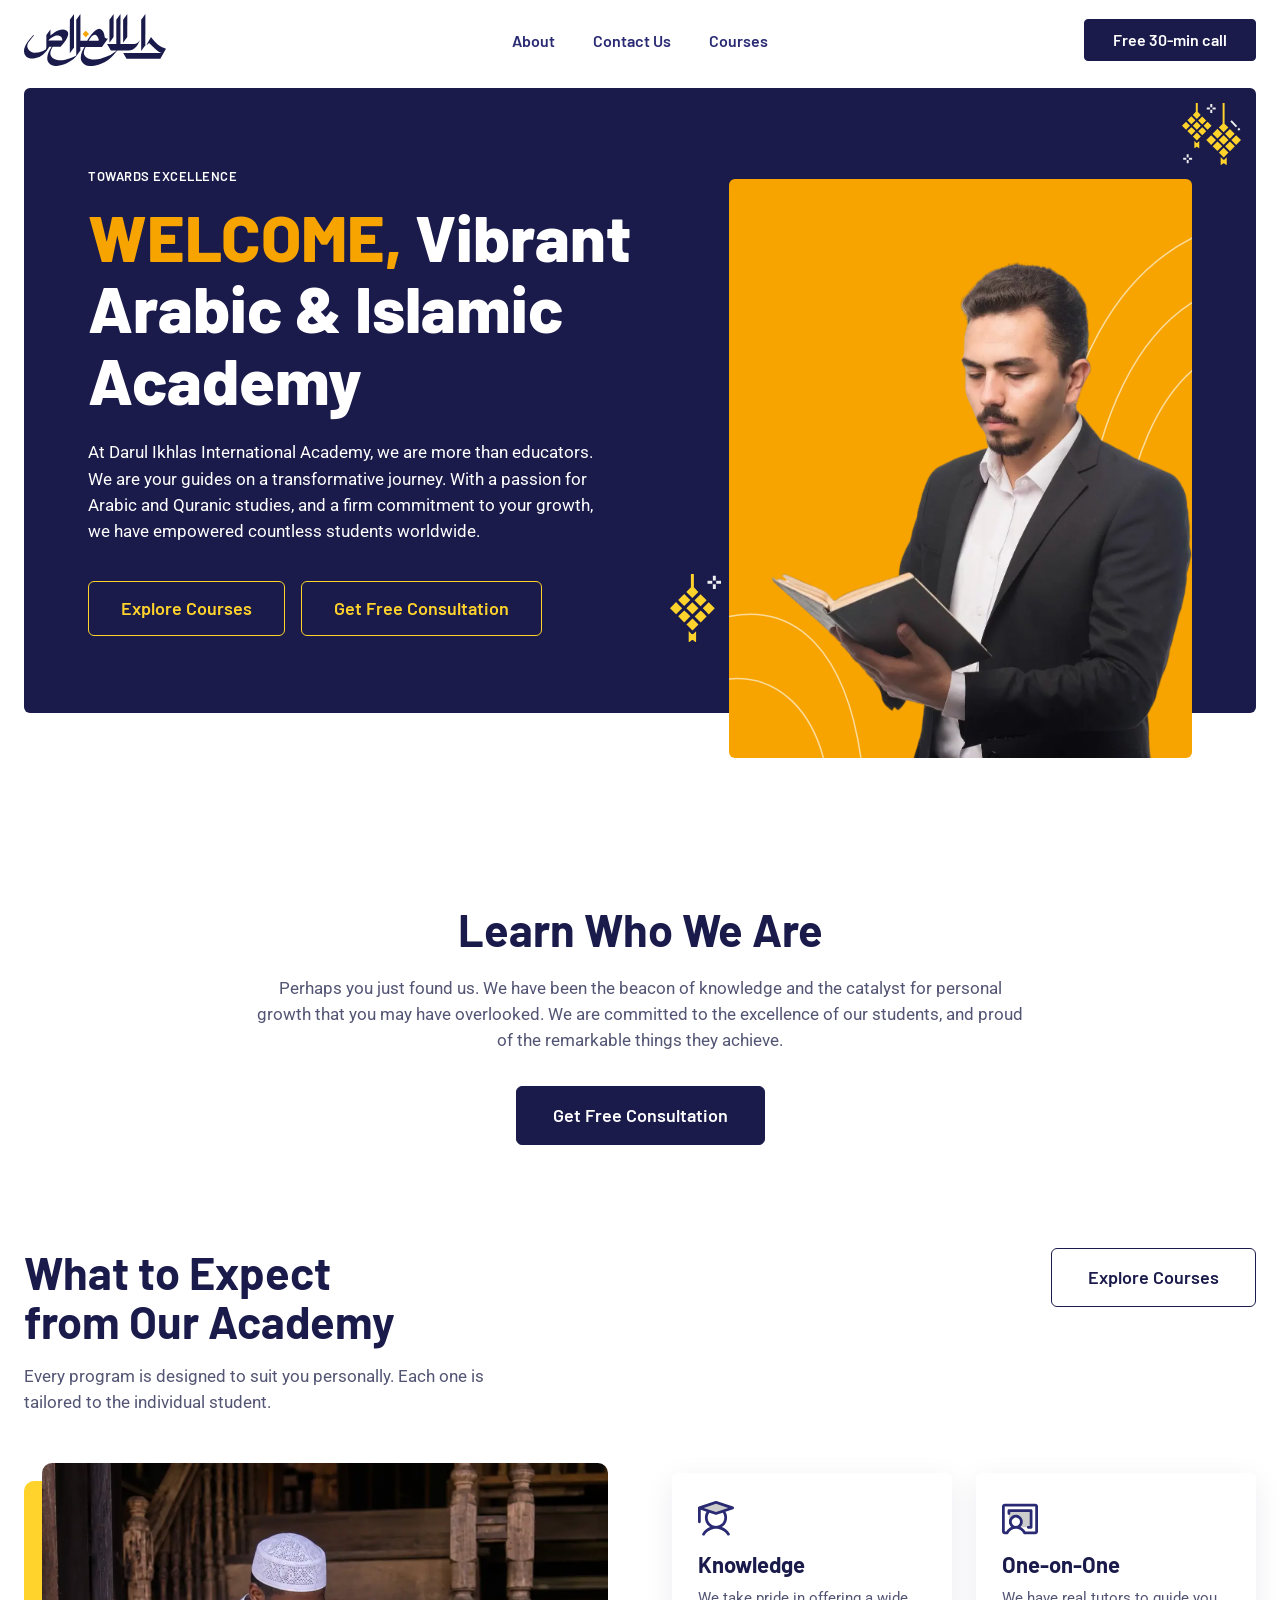
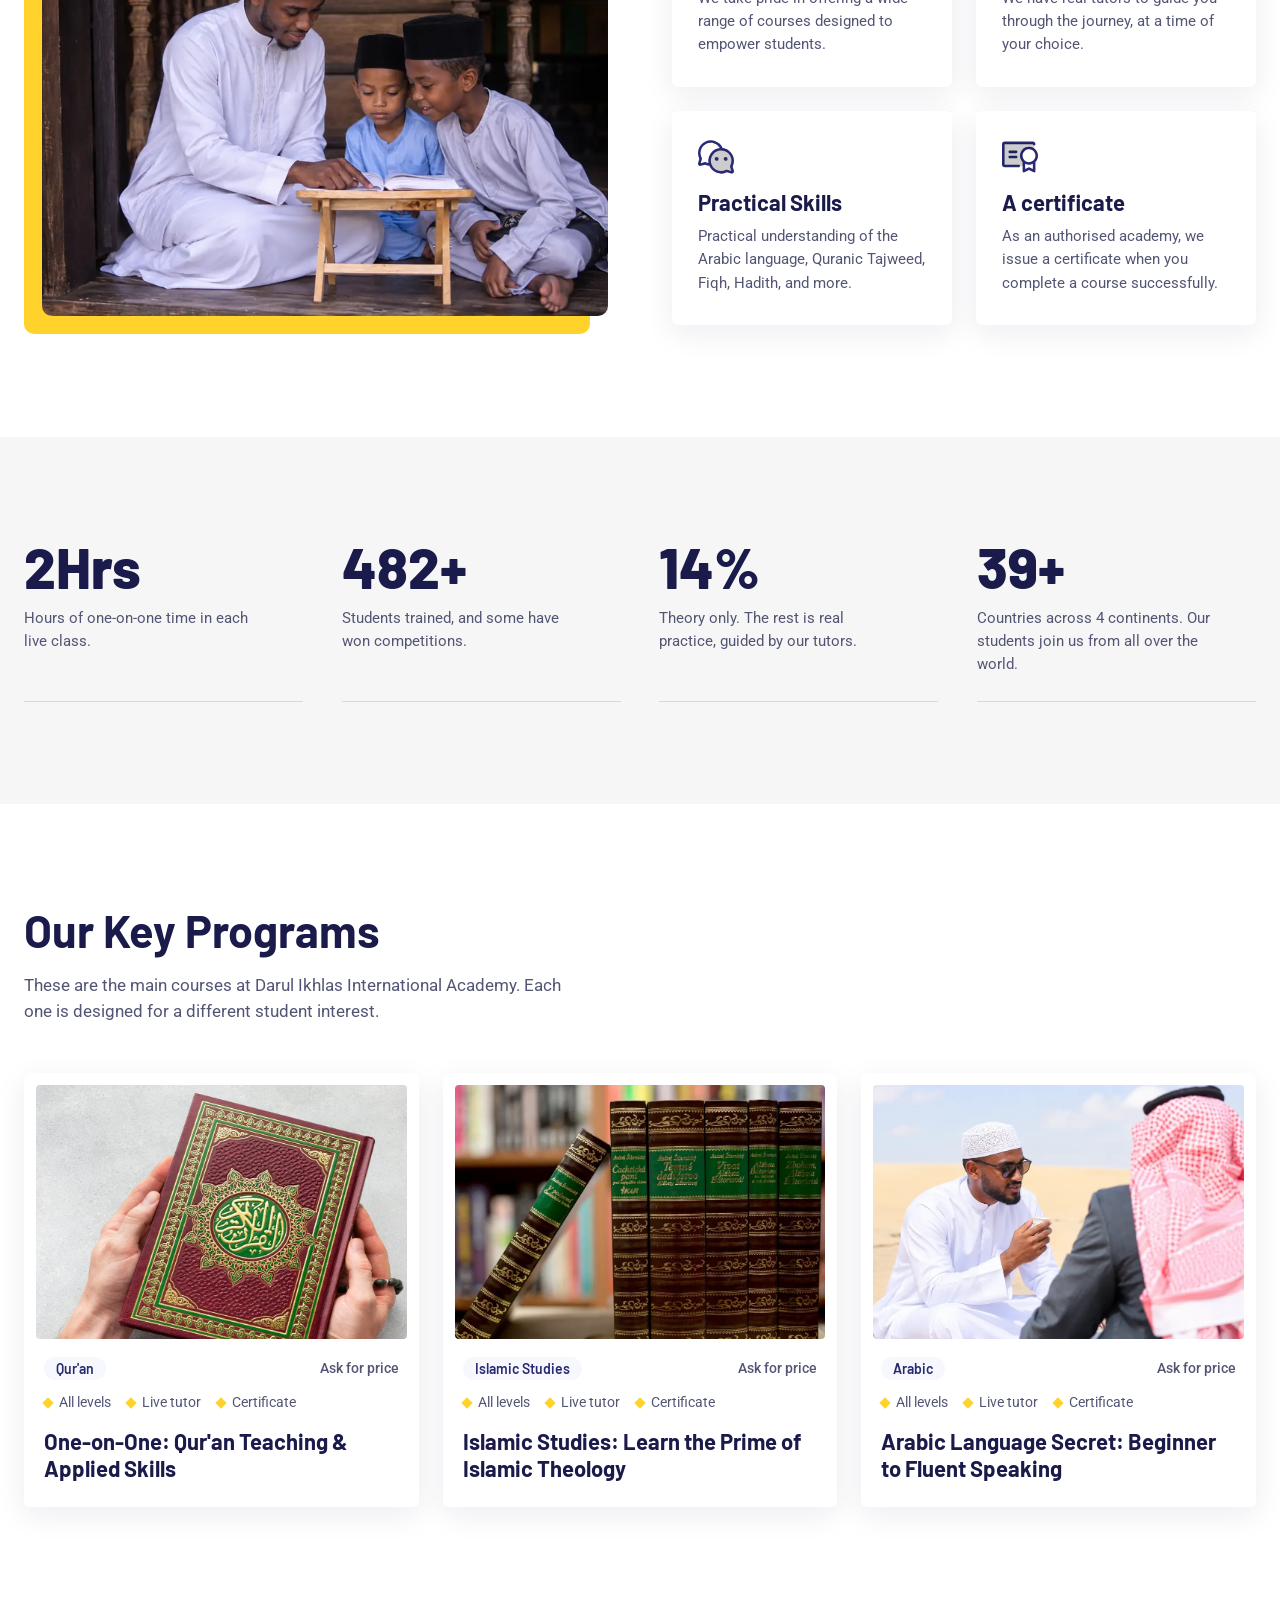
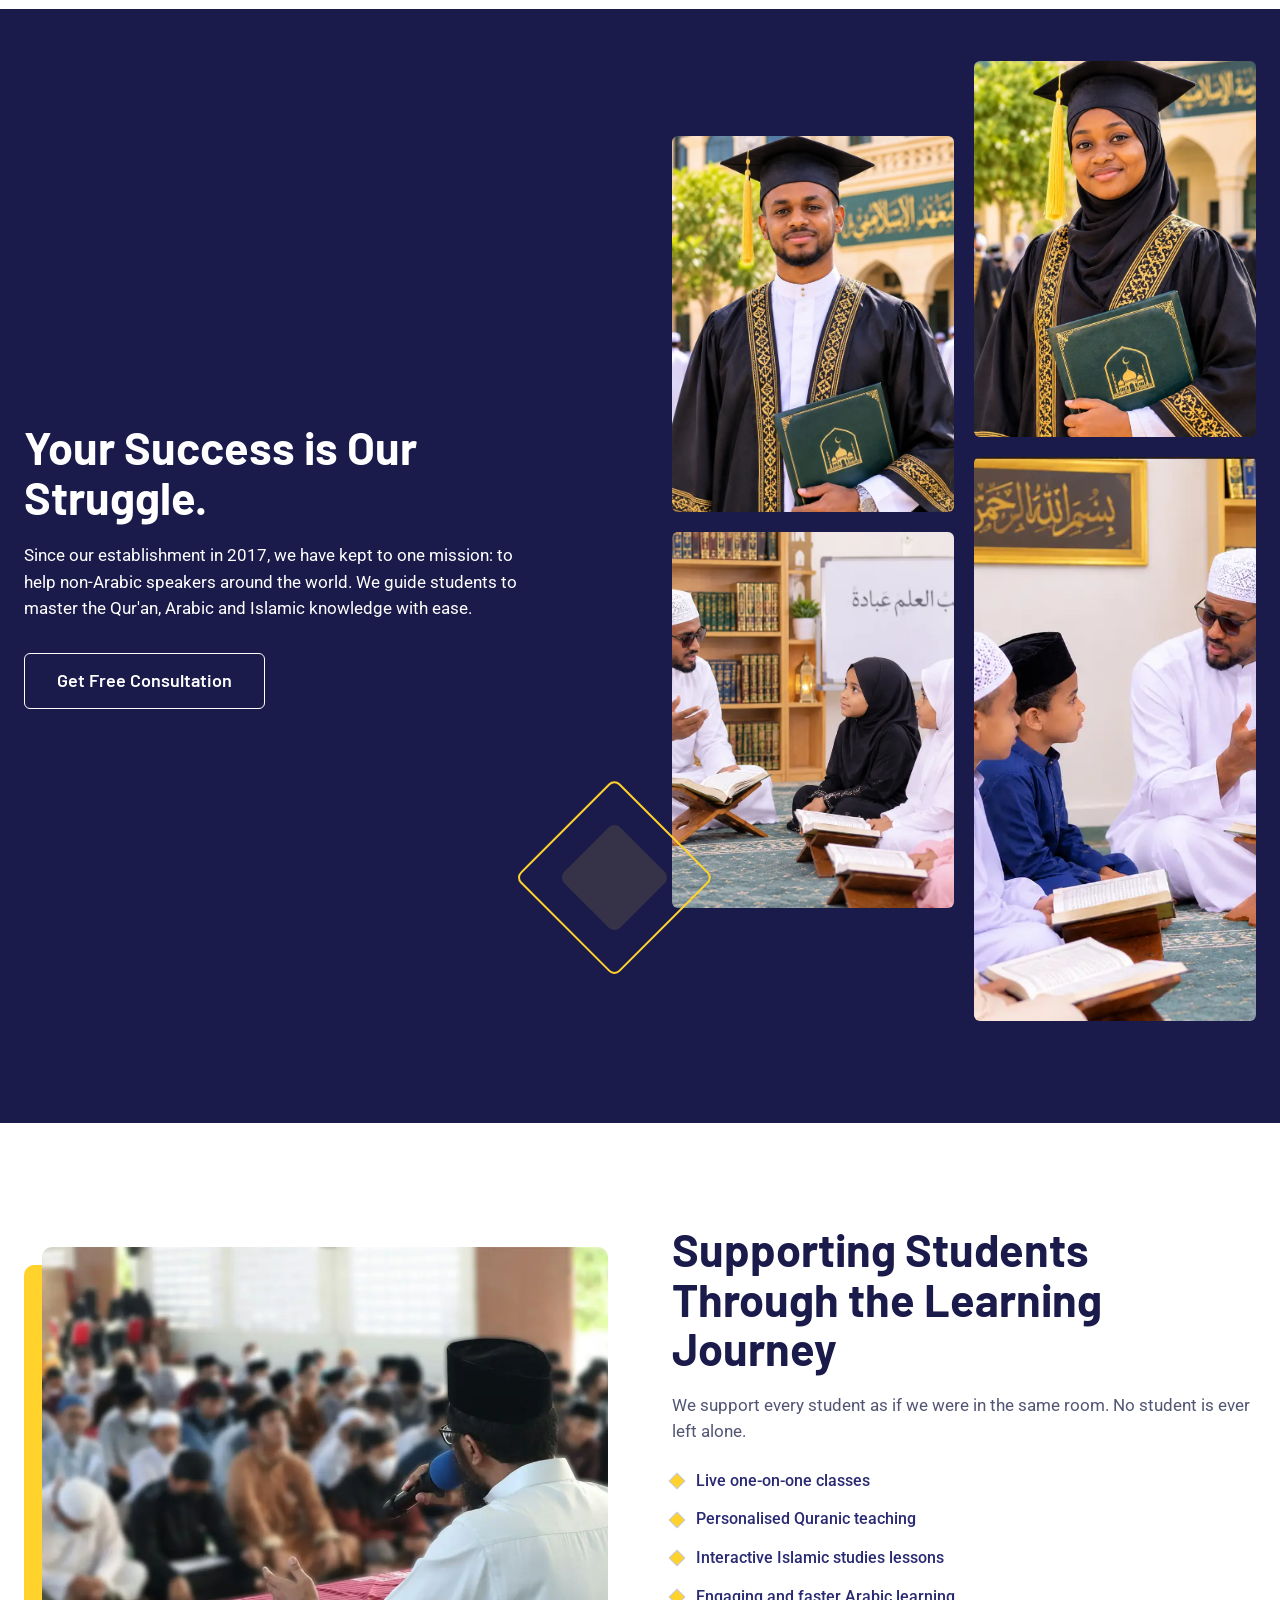
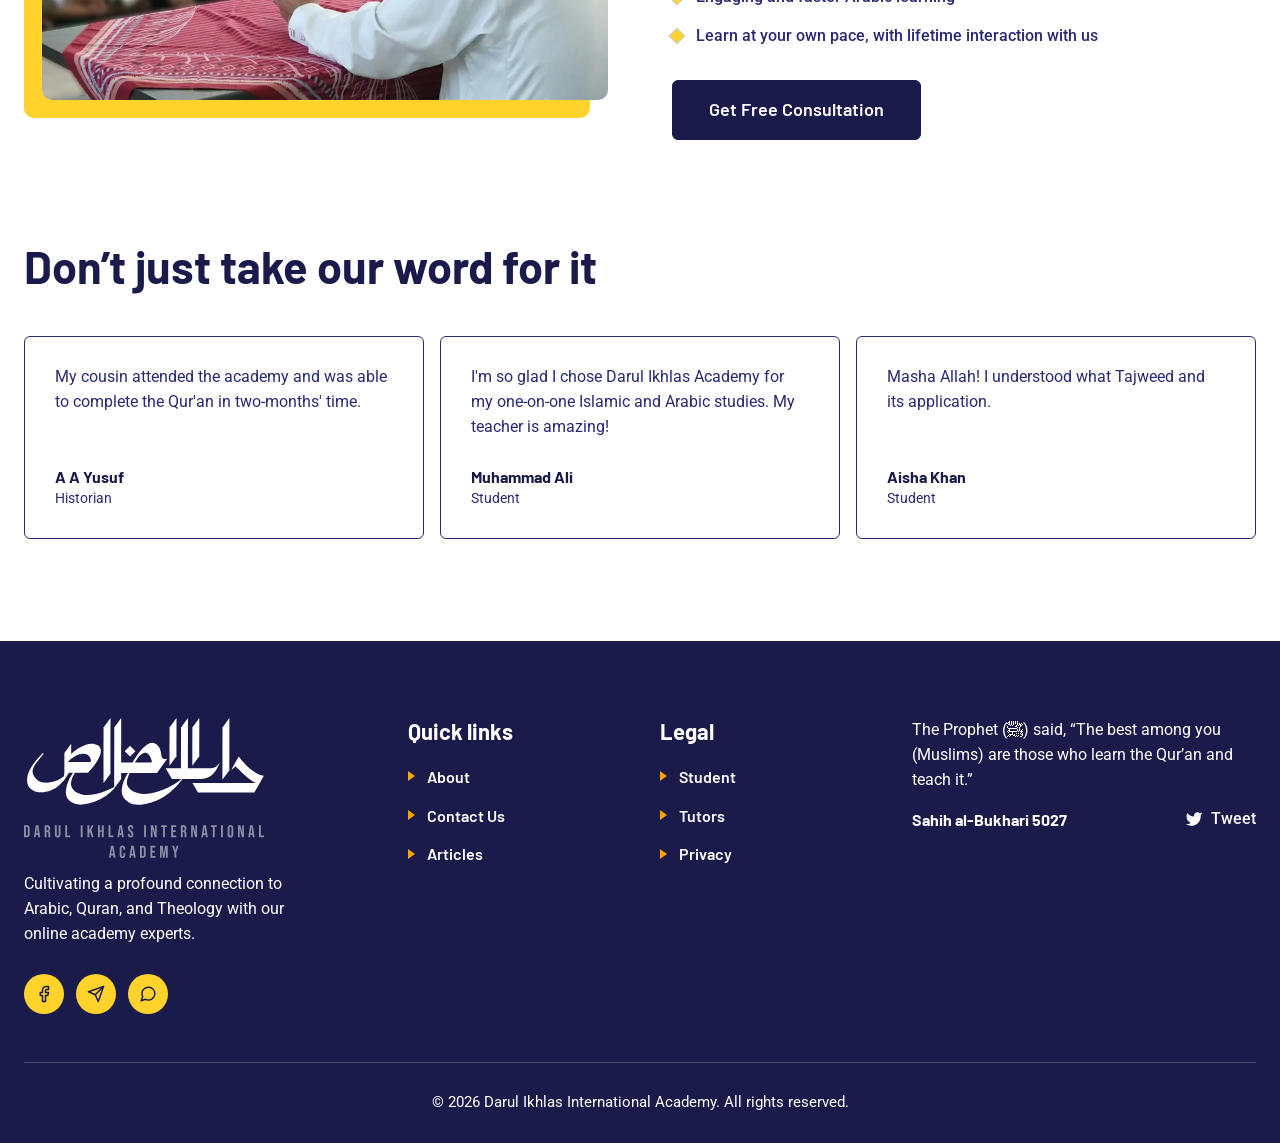
<file: index.html>
<!doctype html>
<html lang="en">
<head>
<meta charset="utf-8">
<meta name="viewport" content="width=device-width, initial-scale=1">
<meta name="theme-color" content="#1A1B4B">
<link rel="icon" type="image/png" sizes="32x32" href="assets/favicon-32.png">
<link rel="apple-touch-icon" href="assets/apple-touch-icon.png">
<link rel="manifest" href="site.webmanifest">
<link rel="preconnect" href="https://fonts.googleapis.com">
<link rel="preconnect" href="https://fonts.gstatic.com" crossorigin>
<link rel="stylesheet" href="https://fonts.googleapis.com/css2?family=Barlow:wght@600;700;800&family=Roboto:wght@400;500;700&display=swap">
<link rel="stylesheet" href="styles/main.css">
<script>document.documentElement.classList.add('js')</script>
<meta name="google-site-verification" content="60moEWcROvYOGRQ8DpYxjSjbHhnxJjo2PMojeEuHzTY" />
<title>Darul Ikhlas International Academy | Online Quran and Arabic Classes</title>
<meta name="description" content="Learn the Qur'an, Arabic and Islamic studies online with live one-on-one tutors. Book a free 30-minute consultation with Darul Ikhlas International Academy.">
<link rel="canonical" href="https://dikacademy.com/">
<meta property="og:type" content="website">
<meta property="og:site_name" content="Darul Ikhlas International Academy">
<meta property="og:title" content="Darul Ikhlas International Academy | Online Quran and Arabic Classes">
<meta property="og:description" content="Live one-on-one Qur'an, Arabic and Islamic studies classes for students around the world.">
<meta property="og:url" content="https://dikacademy.com/">
<meta property="og:image" content="https://dikacademy.com/assets/og-image.png">
<meta property="og:image:width" content="1200">
<meta property="og:image:height" content="630">
<meta name="twitter:card" content="summary_large_image">
<script type="application/ld+json">
{
  "@context": "https://schema.org",
  "@type": "EducationalOrganization",
  "name": "Darul Ikhlas International Academy",
  "alternateName": "DIK Academy",
  "url": "https://dikacademy.com/",
  "logo": "https://dikacademy.com/assets/favicon-300.png",
  "foundingDate": "2017",
  "email": "info@dikacademy.com",
  "telephone": "+2349019757096",
  "sameAs": ["https://t.me/Darulikhlasacademy"]
}
</script>
</head>
<body>
<a class="skip-link" href="#main">Skip to content</a>
<header class="site-header">
  <div class="site-header__inner">
    <a class="brand" href="/" aria-label="Darul Ikhlas International Academy, home">
      <img src="assets/logo.svg" alt="Darul Ikhlas International Academy" width="142" height="52">
    </a>
    <nav class="site-nav" id="site-nav" aria-label="Main">
      <ul class="nav-list">
        <li><a class="nav-link" href="#about">About</a></li>
        <li><a class="nav-link" href="/contact">Contact Us</a></li>
        <li><a class="nav-link" href="#">Courses</a></li>
        <li class="nav-cta"><a class="btn btn--solid" href="https://wa.me/2349019757096?text=Hello%20Darul%20Ikhlas%20Academy%2C%20I%20would%20like%20a%20free%2030-minute%20consultation." target="_blank" rel="noopener">Free 30-min call</a></li>
      </ul>
    </nav>
    <a class="btn btn--sm header-cta" href="https://wa.me/2349019757096?text=Hello%20Darul%20Ikhlas%20Academy%2C%20I%20would%20like%20a%20free%2030-minute%20consultation." target="_blank" rel="noopener">Free 30-min call</a>
    <button class="nav-toggle" type="button" aria-expanded="false" aria-controls="site-nav" aria-label="Open menu">
      <span class="nav-toggle__bar"></span><span class="nav-toggle__bar"></span><span class="nav-toggle__bar"></span>
    </button>
  </div>
</header>

<main id="main">

  <!-- HERO -->
  <section class="hero on-navy" aria-labelledby="hero-title">
    <div class="hero__card">
      <img class="hero__tassle hero__tassle--1" src="assets/tassle-1.svg" alt="" width="257" height="270">

      <div class="hero__text">
        <p class="hero__eyebrow" data-in style="--d:100ms">Towards Excellence</p>
        <h1 id="hero-title" data-in style="--d:200ms"><span class="hero__lead">WELCOME,</span> Vibrant Arabic &amp; Islamic Academy</h1>
        <p class="hero__copy" data-in style="--d:340ms">At Darul Ikhlas International Academy, we are more than educators. We are your guides on a transformative journey. With a passion for Arabic and Quranic studies, and a firm commitment to your growth, we have empowered countless students worldwide.</p>
        <div class="hero__actions" data-in style="--d:460ms">
          <a class="btn btn--ghost" href="#programs">Explore Courses</a>
          <a class="btn btn--ghost" href="/contact">Get Free Consultation</a>
        </div>
      </div>

      <div class="hero__visual">
        <div class="hero__box">
          <!-- wavy lines: drawn with CSS animation, edit the path shapes freely -->
          <svg class="hero__waves" viewBox="0 0 460 575" preserveAspectRatio="xMidYMid slice" aria-hidden="true" focusable="false">
            <path class="wave" style="--i:0" pathLength="1" d="M480 50 C 385 85, 330 190, 316 340"/>
            <path class="wave" style="--i:1" pathLength="1" d="M480 112 C 405 145, 362 240, 350 368"/>
            <path class="wave" style="--i:2" pathLength="1" d="M480 176 C 428 205, 394 280, 384 398"/>
            <path class="wave" style="--i:3" pathLength="1" d="M-20 440 C 66 410, 122 470, 134 600"/>
            <path class="wave" style="--i:4" pathLength="1" d="M-20 500 C 48 482, 92 530, 100 610"/>
          </svg>
          <img class="hero__man" src="assets/hero-student.webp" alt="A student reading from a book" width="1227" height="1331">
        </div>
        <img class="hero__tassle hero__tassle--2" src="assets/tassle-2.svg" alt="" width="147" height="196">
      </div>
    </div>
  </section>

  <!-- LEARN WHO WE ARE -->
  <section class="section intro" aria-labelledby="who-title">
    <div class="wrap">
      <div class="intro__inner" data-reveal>
        <h2 id="who-title">Learn Who We Are</h2>
        <p>Perhaps you just found us. We have been the beacon of knowledge and the catalyst for personal growth that you may have overlooked. We are committed to the excellence of our students, and proud of the remarkable things they achieve.</p>
        <a class="btn btn--solid" href="/contact">Get Free Consultation</a>
      </div>
    </div>
  </section>

  <!-- WHAT TO EXPECT -->
  <section id="about" class="section" style="padding-top:0" aria-labelledby="expect-title">
    <div class="wrap">
      <div class="expect__head" data-reveal>
        <div>
          <h2 id="expect-title">What to Expect<br>from Our Academy</h2>
          <p>Every program is designed to suit you personally. Each one is tailored to the individual student.</p>
        </div>
        <a class="btn btn--outline" href="#programs">Explore Courses</a>
      </div>

      <div class="expect__body">
        <div class="frame" data-reveal="left">
          <img src="assets/Warm Qur’an Study on Wooden Steps.webp" alt="A tutor and a young student reading together" width="900" height="720" loading="lazy">
        </div>
        <div class="features">
          <article class="feature" data-reveal style="--d:0ms">
            <img class="feature__icon" src="assets/icons/student.svg" alt="" width="36" height="36">
            <h3>Knowledge</h3>
            <p>We take pride in offering a wide range of courses designed to empower students.</p>
          </article>
          <article class="feature" data-reveal style="--d:120ms">
            <img class="feature__icon" src="assets/icons/one-on-one.svg" alt="" width="36" height="36">
            <h3>One-on-One</h3>
            <p>We have real tutors to guide you through the journey, at a time of your choice.</p>
          </article>
          <article class="feature" data-reveal style="--d:240ms">
            <img class="feature__icon" src="assets/icons/discussion.svg" alt="" width="36" height="36">
            <h3>Practical Skills</h3>
            <p>Practical understanding of the Arabic language, Quranic Tajweed, Fiqh, Hadith, and more.</p>
          </article>
          <article class="feature" data-reveal style="--d:360ms">
            <img class="feature__icon" src="assets/icons/certificate.svg" alt="" width="36" height="36">
            <h3>A certificate</h3>
            <p>As an authorised academy, we issue a certificate when you complete a course successfully.</p>
          </article>
        </div>
      </div>
    </div>
  </section>

  <!-- STATS -->
  <section class="section section--alt" aria-label="The academy in numbers">
    <div class="wrap stats__grid">
      <div class="stat" data-reveal style="--d:0ms">
        <strong class="stat__num"><span data-count="2">2</span>Hrs</strong>
        <p>Hours of one-on-one time in each live class.</p>
      </div>
      <div class="stat" data-reveal style="--d:120ms">
        <strong class="stat__num"><span data-count="500">500</span>+</strong>
        <p>Students trained, and some have won competitions.</p>
      </div>
      <div class="stat" data-reveal style="--d:240ms">
        <strong class="stat__num"><span data-count="15">15</span>%</strong>
        <p>Theory only. The rest is real practice, guided by our tutors.</p>
      </div>
      <div class="stat" data-reveal style="--d:360ms">
        <strong class="stat__num"><span data-count="40">40</span>+</strong>
        <p>Countries across 4 continents. Our students join us from all over the world.</p>
      </div>
    </div>
  </section>

  <!-- PROGRAMS -->
  <section class="section" id="programs" aria-labelledby="programs-title">
    <div class="wrap">
      <div class="section-head" data-reveal>
        <h2 id="programs-title">Our Key Programs</h2>
        <p>These are the main courses at Darul Ikhlas International Academy. Each one is designed for a different student interest.</p>
      </div>

      <div class="programs">
        <article class="program" data-reveal style="--d:0ms">
          <div class="program__img"><img src="assets/top-view-islamic-new-year-with-quran-book.webp" alt="Hands holding the Qur'an" width="640" height="440" loading="lazy"></div>
          <div class="program__row"><span class="program__tag">Qur'an</span><span class="program__price">Ask for price</span></div>
          <ul class="program__meta"><li>All levels</li><li>Live tutor</li><li>Certificate</li></ul>
          <h3><a href="/contact">One-on-One: Qur'an Teaching &amp; Applied Skills</a></h3>
        </article>
        <article class="program" data-reveal style="--d:140ms">
          <div class="program__img"><img src="assets/islamic-studies.webp" alt="Shelves of Islamic books" width="640" height="440" loading="lazy"></div>
          <div class="program__row"><span class="program__tag">Islamic Studies</span><span class="program__price">Ask for price</span></div>
          <ul class="program__meta"><li>All levels</li><li>Live tutor</li><li>Certificate</li></ul>
          <h3><a href="/contact">Islamic Studies: Learn the Prime of Islamic Theology</a></h3>
        </article>
        <article class="program" data-reveal style="--d:280ms">
          <div class="program__img"><img src="assets/Desert Conversation Over Arabic Coffee.webp" alt="A teacher speaking Arabic into a megaphone" width="640" height="440" loading="lazy"></div>
          <div class="program__row"><span class="program__tag">Arabic</span><span class="program__price">Ask for price</span></div>
          <ul class="program__meta"><li>All levels</li><li>Live tutor</li><li>Certificate</li></ul>
          <h3><a href="contact">Arabic Language Secret: Beginner to Fluent Speaking</a></h3>
        </article>
      </div>
    </div>
  </section>

  <!-- SUCCESS (navy band with photos) -->
  <section class="success on-navy" aria-labelledby="success-title">
    <div class="wrap success__inner">
      <div data-reveal="left">
        <h2 id="success-title">Your Success is Our Struggle.</h2>
        <p>Since our establishment in 2017, we have kept to one mission: to help non-Arabic speakers around the world. We guide students to master the Qur'an, Arabic and Islamic knowledge with ease.</p>
        <a class="btn btn--ghost is-white" href="contact">Get Free Consultation</a>
      </div>

      <div class="collage">
        <span class="gem" aria-hidden="true"></span>
        <div class="collage__col collage__col--a">
          <img src="assets/Golden Graduation at the Islamic Institute.webp" alt="A student in a hijab listening in class" width="600" height="800" loading="lazy" data-reveal="zoom" style="--d:0ms">
          <img src="assets/Islamic Classroom Study Circle1.webp" alt="A smiling graduate in a gown and cap" width="600" height="800" loading="lazy" data-reveal="zoom" style="--d:240ms">
        </div>
        <div class="collage__col collage__col--b">
          <img src="assets/Elegant Hijabi Graduate with Golden Honors.webp" alt="Two students writing in a classroom" width="600" height="800" loading="lazy" data-reveal="zoom" style="--d:120ms">
          <img src="assets/Teacher Guiding Young Quran Students.webp" alt="A tutor teaching a group of students" width="600" height="800" loading="lazy" data-reveal="zoom" style="--d:360ms">
        </div>
      </div>
    </div>
  </section>

  <!-- SUPPORT -->
  <section class="section" aria-labelledby="support-title">
    <div class="wrap support">
      <div class="frame" data-reveal="left">
        <img src="assets/muslim class.webp" alt="A teacher guiding students in a classroom" width="900" height="720" loading="lazy">
      </div>
      <div data-reveal="right">
        <h2 id="support-title">Supporting Students Through the Learning Journey</h2>
        <p>We support every student as if we were in the same room. No student is ever left alone.</p>
        <ul class="checks">
          <li>Live one-on-one classes</li>
          <li>Personalised Quranic teaching</li>
          <li>Interactive Islamic studies lessons</li>
          <li>Engaging and faster Arabic learning</li>
          <li>Learn at your own pace, with lifetime interaction with us</li>
        </ul>
        <a class="btn btn--solid" href="contact">Get Free Consultation</a>
      </div>
    </div>
  </section>

  <!-- TESTIMONIALS -->
  <section class="section" style="padding-top:0" aria-labelledby="quotes-title">
    <div class="wrap">
      <h2 id="quotes-title" data-reveal>Don&rsquo;t just take our word for it</h2>
      <div class="quotes">
        <blockquote class="quote" data-reveal style="--d:0ms">
          <p>My cousin attended the academy and was able to complete the Qur'an in two-months' time.</p>
          <footer><strong>A A Yusuf</strong><span>Historian</span></footer>
        </blockquote>
        <blockquote class="quote" data-reveal style="--d:140ms">
          <p>I'm so glad I chose Darul Ikhlas Academy for my one-on-one Islamic and Arabic studies. My teacher is amazing!</p>
          <footer><strong>Muhammad Ali</strong><span>Student</span></footer>
        </blockquote>
        <blockquote class="quote" data-reveal style="--d:280ms">
          <p>Masha Allah! I understood what Tajweed and its application.</p>
          <footer><strong>Aisha Khan</strong><span>Student</span></footer>
        </blockquote>
      </div>
    </div>
  </section>

</main>

<footer class="site-footer on-navy">
  <div class="wrap footer__grid">
    <div class="footer__brand">
      <a href="/" aria-label="Darul Ikhlas International Academy, home">
        <img src="assets/logo-white.svg" alt="Darul Ikhlas International Academy" width="240" height="140" loading="lazy">
      </a>
      <p>Cultivating a profound connection to Arabic, Quran, and Theology with our online academy experts.</p>
      <ul class="social">
        <li><a href="https://www.facebook.com/dikacademy" aria-label="Facebook"><svg class="icon" viewBox="0 0 24 24" aria-hidden="true"><path d="M18 2h-3a5 5 0 0 0-5 5v3H7v4h3v8h4v-8h3l1-4h-4V7a1 1 0 0 1 1-1h3z"/></svg></a></li>
        <li><a href="https://t.me/Darulikhlasacademy" target="_blank" rel="noopener" aria-label="Telegram"><svg class="icon" viewBox="0 0 24 24" aria-hidden="true"><path d="M22 2 11 13"/><path d="M22 2l-7 20-4-9-9-4 20-7z"/></svg></a></li>
        <li><a href="https://wa.me/2349019757096?text=Hello%20Darul%20Ikhlas%20Academy%2C%20I%20would%20like%20a%20free%2030-minute%20consultation." target="_blank" rel="noopener" aria-label="WhatsApp"><svg class="icon" viewBox="0 0 24 24" aria-hidden="true"><path d="M21 11.5a8.4 8.4 0 0 1-.9 3.8 8.5 8.5 0 0 1-7.6 4.7 8.4 8.4 0 0 1-3.8-.9L3 21l1.9-5.7a8.4 8.4 0 0 1-.9-3.8 8.5 8.5 0 0 1 4.7-7.6 8.4 8.4 0 0 1 3.8-.9h.5a8.5 8.5 0 0 1 8 8v.5z"/></svg></a></li>
      </ul>
    </div>
    <nav aria-label="Quick links">
      <h2 class="footer__title">Quick links</h2>
      <ul class="footer__links">
        <li><a href="/#about">About</a></li>
        <li><a href="/contact">Contact Us</a></li>
        <li><a href="#">Articles</a></li>
      </ul>
    </nav>
    <nav aria-label="Legal">
      <h2 class="footer__title">Legal</h2>
      <ul class="footer__links">
        <li><a href="/requirements">Student</a></li>
        <li><a href="#">Tutors</a></li>
        <li><a href="#">Privacy</a></li>
      </ul>
    </nav>
    <figure class="footer__quote">
      <blockquote><p>The Prophet (&#xFDFA;) said, &ldquo;The best among you (Muslims) are those who learn the Qur&rsquo;an and teach it.&rdquo;</p></blockquote>
      <figcaption>
        <strong>Sahih al-Bukhari 5027</strong>
        <a href="https://twitter.com/intent/tweet?text=The%20best%20among%20you%20(Muslims)%20are%20those%20who%20learn%20the%20Qur%27an%20and%20teach%20it.%20-%20Sahih%20al-Bukhari%205027&amp;url=https%3A%2F%2Fdikacademy.com" target="_blank" rel="noopener">
          <svg class="icon" viewBox="0 0 24 24" aria-hidden="true"><path d="M23 3a10.9 10.9 0 0 1-3.14 1.53 4.48 4.48 0 0 0-7.86 3v1A10.66 10.66 0 0 1 3 4s-4 9 5 13a11.64 11.64 0 0 1-7 2c9 5 20 0 20-11.5a4.5 4.5 0 0 0-.08-.83A7.72 7.72 0 0 0 23 3z"/></svg>
          Tweet
        </a>
      </figcaption>
    </figure>
  </div>
  <div class="wrap footer__bottom">
    <p>&copy; <span data-year>2026</span> Darul Ikhlas International Academy. All rights reserved.</p>
  </div>
</footer>
<script src="scripts/main.js" defer></script>
</body>
</html>
</file>
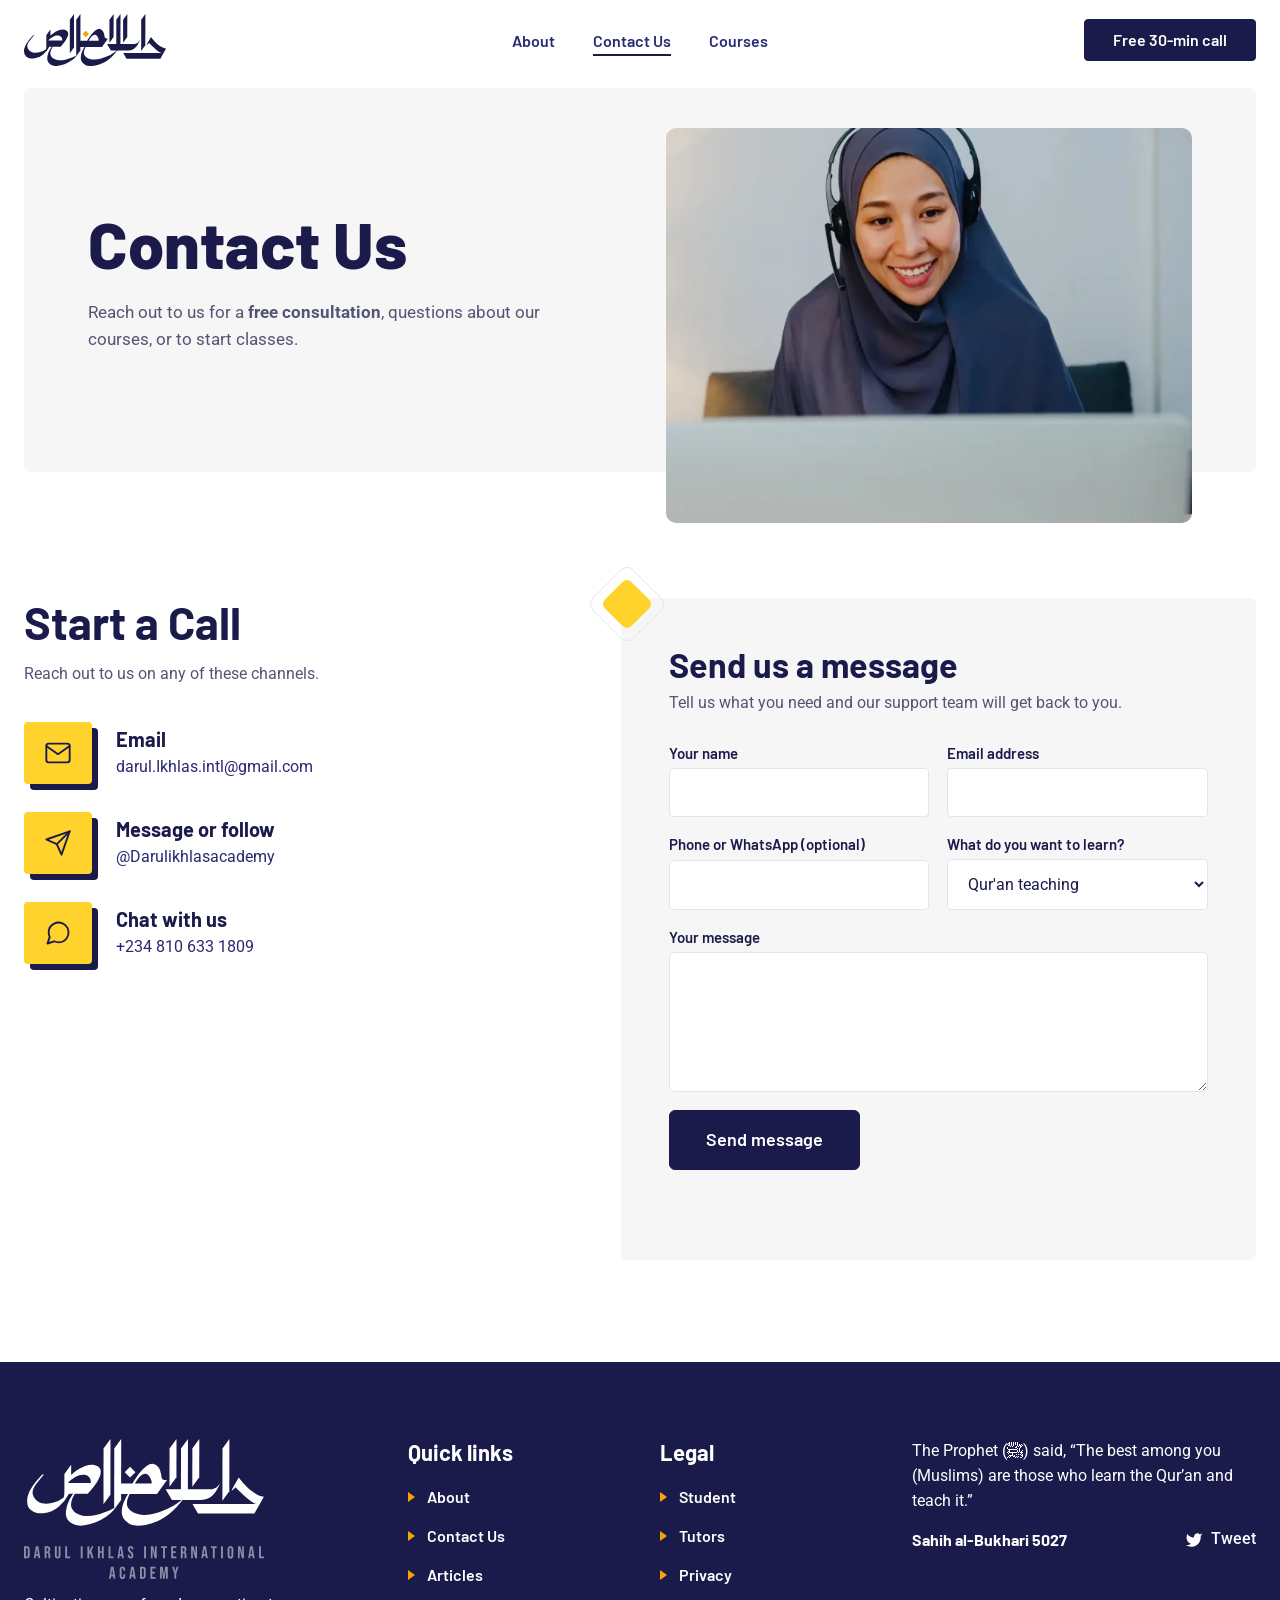
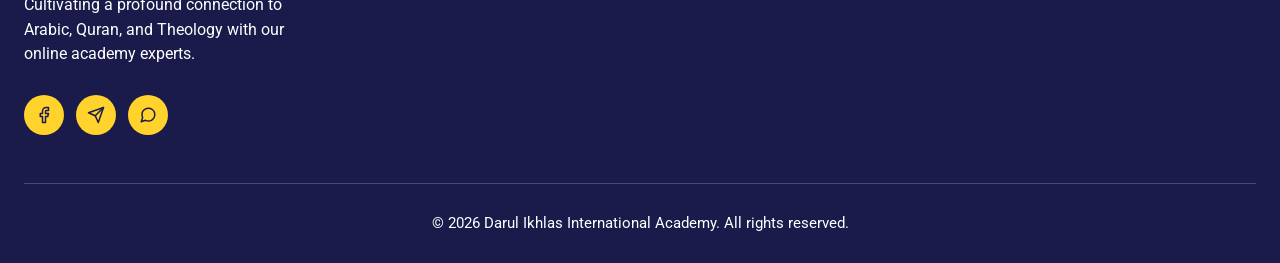
<file: contact.html>
<!doctype html>
<html lang="en">
<head>
<meta charset="utf-8">
<meta name="viewport" content="width=device-width, initial-scale=1">
<meta name="theme-color" content="#1A1B4B">
<link rel="icon" type="image/png" sizes="32x32" href="assets/favicon-32.png">
<link rel="apple-touch-icon" href="assets/apple-touch-icon.png">
<link rel="manifest" href="site.webmanifest">
<link rel="preconnect" href="https://fonts.googleapis.com">
<link rel="preconnect" href="https://fonts.gstatic.com" crossorigin>
<link rel="stylesheet" href="https://fonts.googleapis.com/css2?family=Barlow:wght@600;700;800&family=Roboto:wght@400;500;700&display=swap">
<link rel="stylesheet" href="styles/main.css">
<script>document.documentElement.classList.add('js')</script>
<meta name="google-site-verification" content="60moEWcROvYOGRQ8DpYxjSjbHhnxJjo2PMojeEuHzTY" />
<title>Contact Us | Darul Ikhlas International Academy</title>
<meta name="description" content="Contact Darul Ikhlas International Academy for a free consultation, questions about our Qur'an, Arabic and Islamic studies courses, or to start classes.">
<link rel="canonical" href="https://dikacademy.com/contact">
<meta property="og:type" content="website">
<meta property="og:site_name" content="Darul Ikhlas International Academy">
<meta property="og:title" content="Contact Us | Darul Ikhlas International Academy">
<meta property="og:description" content="Reach out for a free consultation, questions about our courses, or to start classes.">
<meta property="og:url" content="https://dikacademy.com/contact">
<meta property="og:image" content="https://dikacademy.com/assets/og-image.png">
<meta property="og:image:width" content="1200">
<meta property="og:image:height" content="630">
<meta name="twitter:card" content="summary_large_image">
</head>
<body>
<a class="skip-link" href="#main">Skip to content</a>
<header class="site-header">
  <div class="site-header__inner">
    <a class="brand" href="/" aria-label="Darul Ikhlas International Academy, home">
      <img src="assets/logo.svg" alt="Darul Ikhlas International Academy" width="142" height="52">
    </a>
    <nav class="site-nav" id="site-nav" aria-label="Main">
      <ul class="nav-list">
        <li><a class="nav-link" href="/#about">About</a></li>
        <li><a class="nav-link" href="/contact" aria-current="page">Contact Us</a></li>
        <li><a class="nav-link" href="#">Courses</a></li>
        <li class="nav-cta"><a class="btn btn--solid" href="https://wa.me/2348106331809?text=Hello%20Darul%20Ikhlas%20Academy%2C%20I%20would%20like%20a%20free%2030-minute%20consultation." target="_blank" rel="noopener">Free 30-min call</a></li>
      </ul>
    </nav>
    <a class="btn btn--sm header-cta" href="https://wa.me/2348106331809?text=Hello%20Darul%20Ikhlas%20Academy%2C%20I%20would%20like%20a%20free%2030-minute%20consultation." target="_blank" rel="noopener">Free 30-min call</a>
    <button class="nav-toggle" type="button" aria-expanded="false" aria-controls="site-nav" aria-label="Open menu">
      <span class="nav-toggle__bar"></span><span class="nav-toggle__bar"></span><span class="nav-toggle__bar"></span>
    </button>
  </div>
</header>

<main id="main">

  <section class="page-hero" aria-labelledby="contact-title">
    <div class="page-hero__card">
      <div class="page-hero__text">
        <h1 id="contact-title">Contact Us</h1>
        <p>Reach out to us for a <strong>free consultation</strong>, questions about our courses, or to start classes.</p>
      </div>
      <div class="page-hero__img">
        <img src="assets/contact-us-DIK-qe9pwa5pnm5fhkgy9t3mxyab6ti2mt009gdjhqkgoa.webp" alt="A support team member smiling on a video call" width="900" height="680">
      </div>
    </div>
  </section>

  <div class="wrap call">
    <div>
      <h2 data-reveal>Start a Call</h2>
      <p class="call__intro" data-reveal style="--d:80ms">Reach out to us on any of these channels.</p>

      <div class="tiles">
        <div class="tile" data-reveal style="--d:120ms">
          <span class="tile__icon"><svg class="icon" viewBox="0 0 24 24" aria-hidden="true"><path d="M4 4h16c1.1 0 2 .9 2 2v12c0 1.1-.9 2-2 2H4c-1.1 0-2-.9-2-2V6c0-1.1.9-2 2-2z"/><path d="m22 6-10 7L2 6"/></svg></span>
          <div>
            <h3>Email</h3>
            <a href="mailto:darul.Ikhlas.intl@gmail.com">darul.Ikhlas.intl@gmail.com</a>
          </div>
        </div>
        <div class="tile" data-reveal style="--d:220ms">
          <span class="tile__icon"><svg class="icon" viewBox="0 0 24 24" aria-hidden="true"><path d="M22 2 11 13"/><path d="M22 2l-7 20-4-9-9-4 20-7z"/></svg></span>
          <div>
            <h3>Message or follow</h3>
            <a href="https://t.me/Darulikhlasacademy" target="_blank" rel="noopener">@Darulikhlasacademy</a>
          </div>
        </div>
        <div class="tile" data-reveal style="--d:320ms">
          <span class="tile__icon"><svg class="icon" viewBox="0 0 24 24" aria-hidden="true"><path d="M21 11.5a8.4 8.4 0 0 1-.9 3.8 8.5 8.5 0 0 1-7.6 4.7 8.4 8.4 0 0 1-3.8-.9L3 21l1.9-5.7a8.4 8.4 0 0 1-.9-3.8 8.5 8.5 0 0 1 4.7-7.6 8.4 8.4 0 0 1 3.8-.9h.5a8.5 8.5 0 0 1 8 8v.5z"/></svg></span>
          <div>
            <h3>Chat with us</h3>
            <a href="https://wa.me/2348106331809?text=Hello%20Darul%20Ikhlas%20Academy%2C%20I%20would%20like%20a%20free%2030-minute%20consultation." target="_blank" rel="noopener">+234 810 633 1809</a>
          </div>
        </div>
      </div>
    </div>

    <div class="panel" data-reveal="right">
      <span class="panel__gem" aria-hidden="true"></span>
      <h2>Send us a message</h2>
      <p>Tell us what you need and our support team will get back to you.</p>

      <form class="form" data-contact-form action="https://api.web3forms.com/submit" method="POST">
        <input type="hidden" name="access_key" value="98f92c8a-e353-4716-bd7d-6286d2576348">
        <input type="hidden" name="subject" value="New enquiry from dikacademy.com">
        <input type="hidden" name="from_name" value="Darul Ikhlas website">
        <input type="checkbox" name="botcheck" class="hp" tabindex="-1" autocomplete="off" aria-hidden="true">

        <div class="field-row">
          <div class="field">
            <label for="f-name">Your name</label>
            <input id="f-name" name="name" type="text" autocomplete="name" required>
          </div>
          <div class="field">
            <label for="f-email">Email address</label>
            <input id="f-email" name="email" type="email" autocomplete="email" required>
          </div>
        </div>
        <div class="field-row">
          <div class="field">
            <label for="f-phone">Phone or WhatsApp (optional)</label>
            <input id="f-phone" name="phone" type="tel" autocomplete="tel">
          </div>
          <div class="field">
            <label for="f-course">What do you want to learn?</label>
            <select id="f-course" name="course">
              <option>Qur'an teaching</option>
              <option>Islamic studies</option>
              <option>Arabic language</option>
              <option>Not sure yet</option>
            </select>
          </div>
        </div>
        <div class="field">
          <label for="f-message">Your message</label>
          <textarea id="f-message" name="message" required></textarea>
        </div>
        <button class="btn btn--solid" type="submit">Send message</button>
        <p class="form-status" role="status" aria-live="polite"></p>
      </form>
    </div>
  </div>

</main>

<footer class="site-footer on-navy">
  <div class="wrap footer__grid">
    <div class="footer__brand">
      <a href="/" aria-label="Darul Ikhlas International Academy, home">
        <img src="assets/logo-white.svg" alt="Darul Ikhlas International Academy" width="240" height="140" loading="lazy">
      </a>
      <p>Cultivating a profound connection to Arabic, Quran, and Theology with our online academy experts.</p>
      <ul class="social">
        <!-- TODO: replace the Facebook link with your page URL -->
        <li><a href="#" aria-label="Facebook"><svg class="icon" viewBox="0 0 24 24" aria-hidden="true"><path d="M18 2h-3a5 5 0 0 0-5 5v3H7v4h3v8h4v-8h3l1-4h-4V7a1 1 0 0 1 1-1h3z"/></svg></a></li>
        <li><a href="https://t.me/Darulikhlasacademy" target="_blank" rel="noopener" aria-label="Telegram"><svg class="icon" viewBox="0 0 24 24" aria-hidden="true"><path d="M22 2 11 13"/><path d="M22 2l-7 20-4-9-9-4 20-7z"/></svg></a></li>
        <li><a href="https://wa.me/2348106331809?text=Hello%20Darul%20Ikhlas%20Academy%2C%20I%20would%20like%20a%20free%2030-minute%20consultation." target="_blank" rel="noopener" aria-label="WhatsApp"><svg class="icon" viewBox="0 0 24 24" aria-hidden="true"><path d="M21 11.5a8.4 8.4 0 0 1-.9 3.8 8.5 8.5 0 0 1-7.6 4.7 8.4 8.4 0 0 1-3.8-.9L3 21l1.9-5.7a8.4 8.4 0 0 1-.9-3.8 8.5 8.5 0 0 1 4.7-7.6 8.4 8.4 0 0 1 3.8-.9h.5a8.5 8.5 0 0 1 8 8v.5z"/></svg></a></li>
      </ul>
    </div>
    <nav aria-label="Quick links">
      <h2 class="footer__title">Quick links</h2>
      <ul class="footer__links">
        <li><a href="/#about">About</a></li>
        <li><a href="/contact">Contact Us</a></li>
        <li><a href="#">Articles</a></li>
      </ul>
    </nav>
    <nav aria-label="Legal">
      <h2 class="footer__title">Legal</h2>
      <ul class="footer__links">
        <li><a href="/requirements">Student</a></li>
        <li><a href="#">Tutors</a></li>
        <li><a href="#">Privacy</a></li>
      </ul>
    </nav>
    <figure class="footer__quote">
      <blockquote><p>The Prophet (&#xFDFA;) said, &ldquo;The best among you (Muslims) are those who learn the Qur&rsquo;an and teach it.&rdquo;</p></blockquote>
      <figcaption>
        <strong>Sahih al-Bukhari 5027</strong>
        <a href="https://twitter.com/intent/tweet?text=The%20best%20among%20you%20(Muslims)%20are%20those%20who%20learn%20the%20Qur%27an%20and%20teach%20it.%20-%20Sahih%20al-Bukhari%205027&amp;url=https%3A%2F%2Fdikacademy.com" target="_blank" rel="noopener">
          <svg class="icon" viewBox="0 0 24 24" aria-hidden="true"><path d="M23 3a10.9 10.9 0 0 1-3.14 1.53 4.48 4.48 0 0 0-7.86 3v1A10.66 10.66 0 0 1 3 4s-4 9 5 13a11.64 11.64 0 0 1-7 2c9 5 20 0 20-11.5a4.5 4.5 0 0 0-.08-.83A7.72 7.72 0 0 0 23 3z"/></svg>
          Tweet
        </a>
      </figcaption>
    </figure>
  </div>
  <div class="wrap footer__bottom">
    <p>&copy; <span data-year>2026</span> Darul Ikhlas International Academy. All rights reserved.</p>
  </div>
</footer>
<script src="scripts/main.js" defer></script>
</body>
</html>
</file>
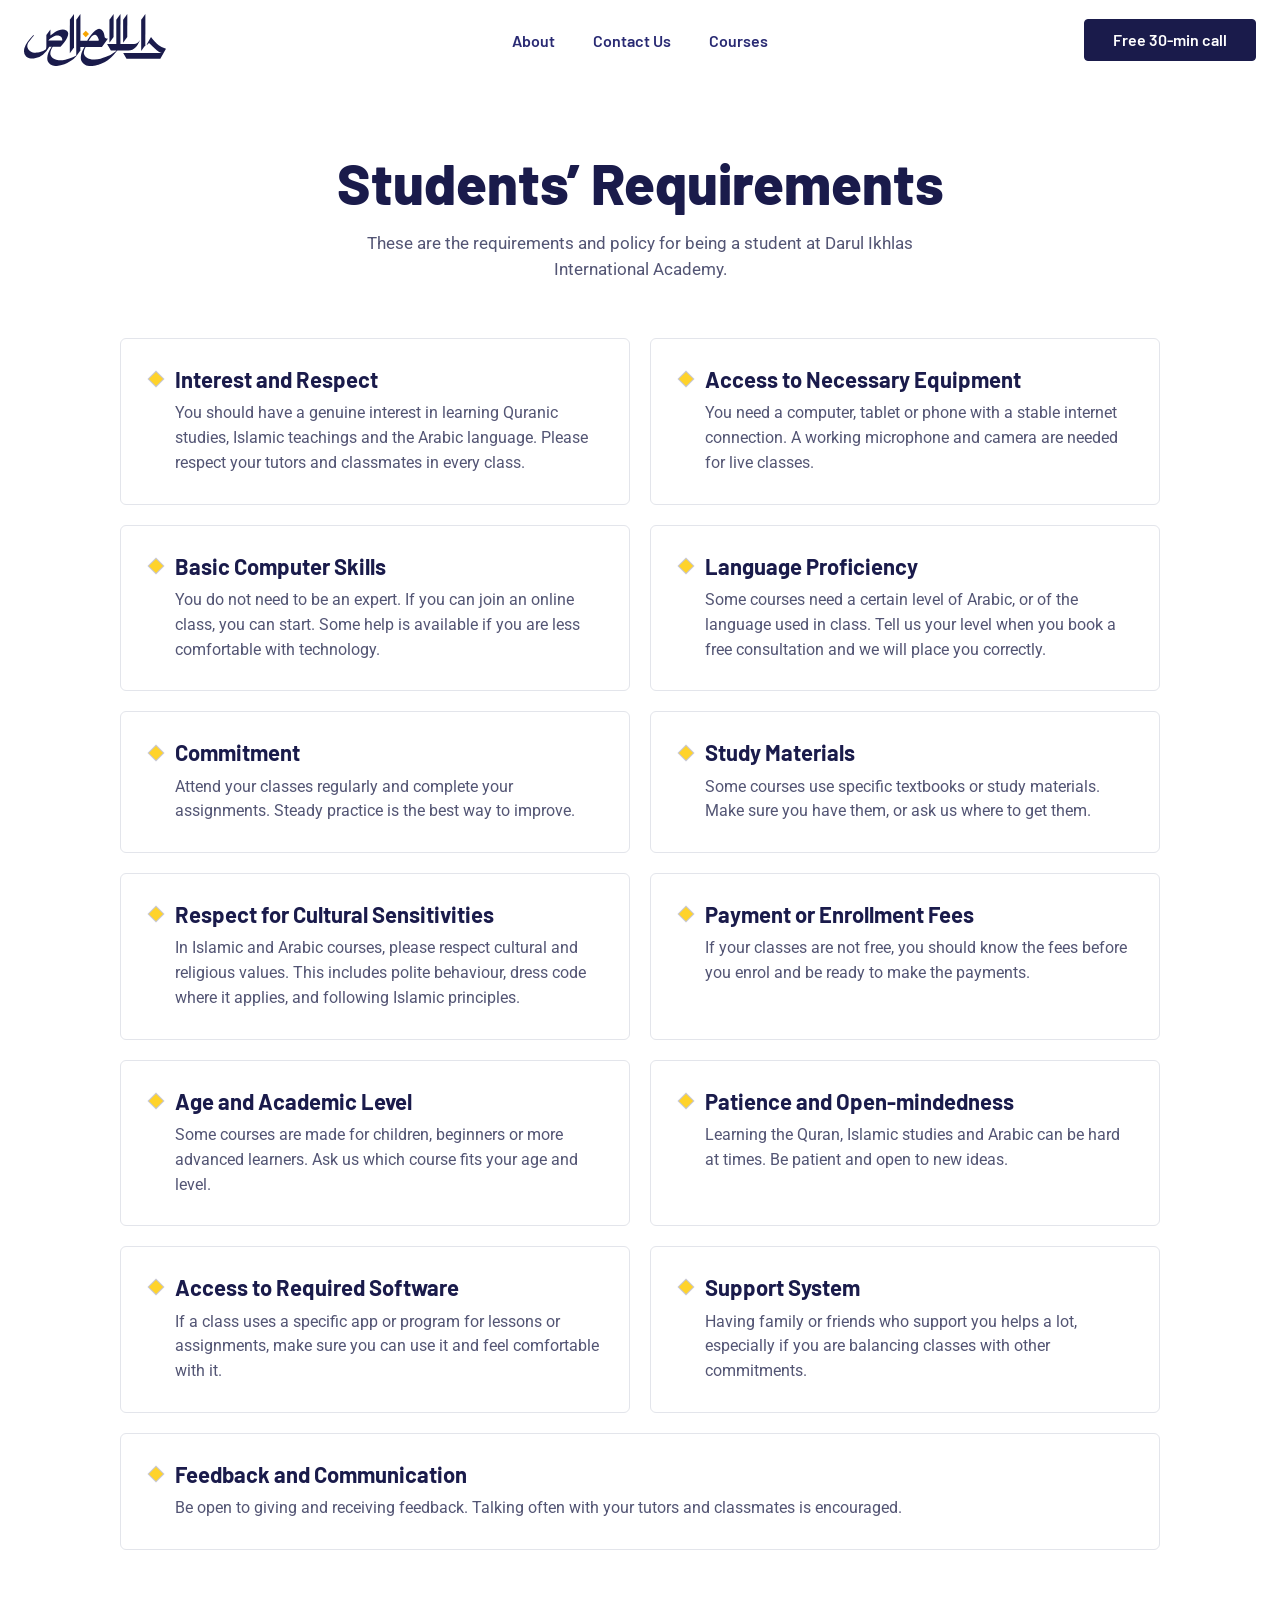
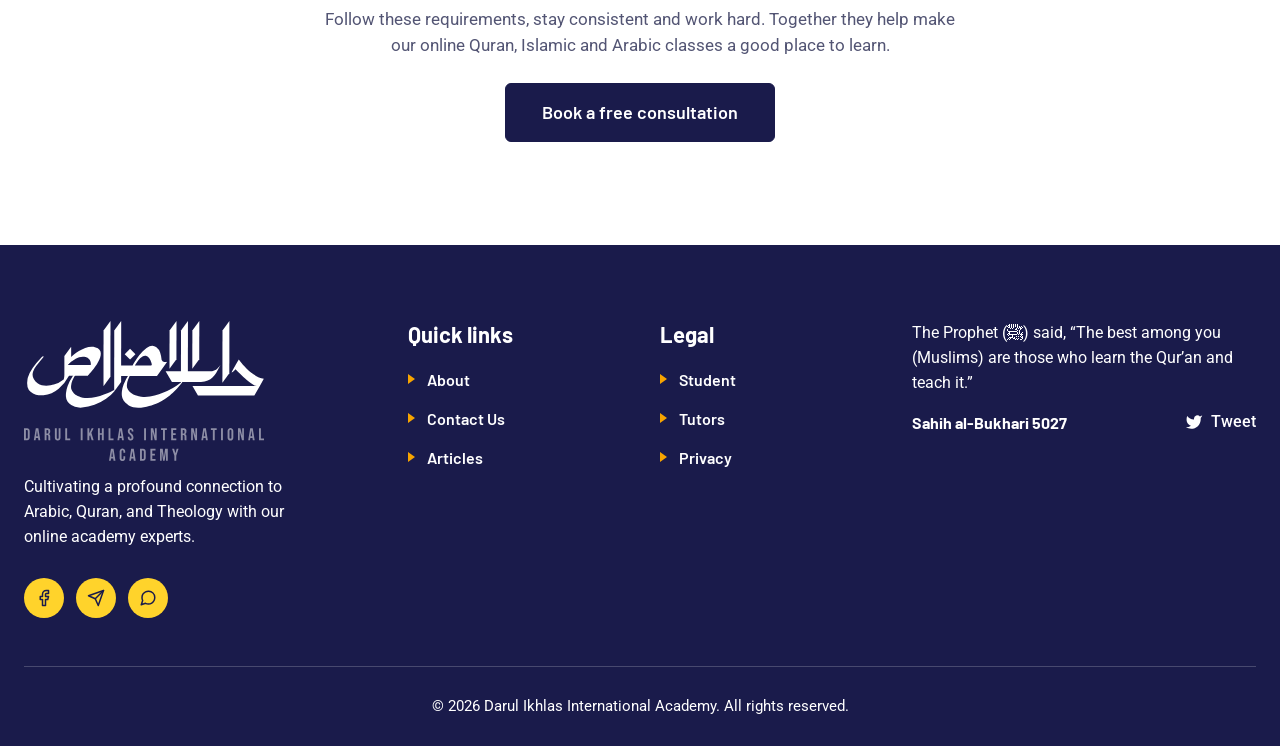
<file: requirements.html>
<!doctype html>
<html lang="en">
<head>
<meta charset="utf-8">
<meta name="viewport" content="width=device-width, initial-scale=1">
<meta name="theme-color" content="#1A1B4B">
<link rel="icon" type="image/png" sizes="32x32" href="assets/favicon-32.png">
<link rel="apple-touch-icon" href="assets/apple-touch-icon.png">
<link rel="manifest" href="site.webmanifest">
<link rel="preconnect" href="https://fonts.googleapis.com">
<link rel="preconnect" href="https://fonts.gstatic.com" crossorigin>
<link rel="stylesheet" href="https://fonts.googleapis.com/css2?family=Barlow:wght@600;700;800&family=Roboto:wght@400;500;700&display=swap">
<link rel="stylesheet" href="styles/main.css">
<script>document.documentElement.classList.add('js')</script>
<meta name="google-site-verification" content="60moEWcROvYOGRQ8DpYxjSjbHhnxJjo2PMojeEuHzTY" />
<title>Students' Requirements | Darul Ikhlas International Academy</title>
<meta name="description" content="What you need to study with Darul Ikhlas International Academy: equipment, commitment, respect, fees and more. Read the student requirements before you enrol.">
<link rel="canonical" href="https://dikacademy.com/requirements">
<meta property="og:type" content="website">
<meta property="og:site_name" content="Darul Ikhlas International Academy">
<meta property="og:title" content="Students' Requirements | Darul Ikhlas International Academy">
<meta property="og:description" content="What you need to study with us: equipment, commitment, respect, fees and more.">
<meta property="og:url" content="https://dikacademy.com/requirements">
<meta property="og:image" content="https://dikacademy.com/assets/og-image.png">
<meta property="og:image:width" content="1200">
<meta property="og:image:height" content="630">
<meta name="twitter:card" content="summary_large_image">
</head>
<body>
<a class="skip-link" href="#main">Skip to content</a>
<header class="site-header">
  <div class="site-header__inner">
    <a class="brand" href="/" aria-label="Darul Ikhlas International Academy, home">
      <img src="assets/logo.svg" alt="Darul Ikhlas International Academy" width="142" height="52">
    </a>
    <nav class="site-nav" id="site-nav" aria-label="Main">
      <ul class="nav-list">
        <li><a class="nav-link" href="/#about">About</a></li>
        <li><a class="nav-link" href="/contact">Contact Us</a></li>
        <li><a class="nav-link" href="#">Courses</a></li>
        <li class="nav-cta"><a class="btn btn--solid" href="https://wa.me/2349019757096?text=Hello%20Darul%20Ikhlas%20Academy%2C%20I%20would%20like%20a%20free%2030-minute%20consultation." target="_blank" rel="noopener">Free 30-min call</a></li>
      </ul>
    </nav>
    <a class="btn btn--sm header-cta" href="https://wa.me/2349019757096?text=Hello%20Darul%20Ikhlas%20Academy%2C%20I%20would%20like%20a%20free%2030-minute%20consultation." target="_blank" rel="noopener">Free 30-min call</a>
    <button class="nav-toggle" type="button" aria-expanded="false" aria-controls="site-nav" aria-label="Open menu">
      <span class="nav-toggle__bar"></span><span class="nav-toggle__bar"></span><span class="nav-toggle__bar"></span>
    </button>
  </div>
</header>

<main id="main">
  <div class="wrap">
    <header class="req-head">
      <h1>Students&rsquo; Requirements</h1>
      <p class="lede" style="margin-inline:auto">These are the requirements and policy for being a student at Darul Ikhlas International Academy.</p>
    </header>

    <div class="req-grid">
      <article class="req" data-reveal>
        <h2>Interest and Respect</h2>
        <p>You should have a genuine interest in learning Quranic studies, Islamic teachings and the Arabic language. Please respect your tutors and classmates in every class.</p>
      </article>
      <article class="req" data-reveal style="--d:80ms">
        <h2>Access to Necessary Equipment</h2>
        <p>You need a computer, tablet or phone with a stable internet connection. A working microphone and camera are needed for live classes.</p>
      </article>
      <article class="req" data-reveal>
        <h2>Basic Computer Skills</h2>
        <p>You do not need to be an expert. If you can join an online class, you can start. Some help is available if you are less comfortable with technology.</p>
      </article>
      <article class="req" data-reveal style="--d:80ms">
        <h2>Language Proficiency</h2>
        <p>Some courses need a certain level of Arabic, or of the language used in class. Tell us your level when you book a free consultation and we will place you correctly.</p>
      </article>
      <article class="req" data-reveal>
        <h2>Commitment</h2>
        <p>Attend your classes regularly and complete your assignments. Steady practice is the best way to improve.</p>
      </article>
      <article class="req" data-reveal style="--d:80ms">
        <h2>Study Materials</h2>
        <p>Some courses use specific textbooks or study materials. Make sure you have them, or ask us where to get them.</p>
      </article>
      <article class="req" data-reveal>
        <h2>Respect for Cultural Sensitivities</h2>
        <p>In Islamic and Arabic courses, please respect cultural and religious values. This includes polite behaviour, dress code where it applies, and following Islamic principles.</p>
      </article>
      <article class="req" data-reveal style="--d:80ms">
        <h2>Payment or Enrollment Fees</h2>
        <p>If your classes are not free, you should know the fees before you enrol and be ready to make the payments.</p>
      </article>
      <article class="req" data-reveal>
        <h2>Age and Academic Level</h2>
        <p>Some courses are made for children, beginners or more advanced learners. Ask us which course fits your age and level.</p>
      </article>
      <article class="req" data-reveal style="--d:80ms">
        <h2>Patience and Open-mindedness</h2>
        <p>Learning the Quran, Islamic studies and Arabic can be hard at times. Be patient and open to new ideas.</p>
      </article>
      <article class="req" data-reveal>
        <h2>Access to Required Software</h2>
        <p>If a class uses a specific app or program for lessons or assignments, make sure you can use it and feel comfortable with it.</p>
      </article>
      <article class="req" data-reveal style="--d:80ms">
        <h2>Support System</h2>
        <p>Having family or friends who support you helps a lot, especially if you are balancing classes with other commitments.</p>
      </article>
      <article class="req" data-reveal>
        <h2>Feedback and Communication</h2>
        <p>Be open to giving and receiving feedback. Talking often with your tutors and classmates is encouraged.</p>
      </article>
    </div>

    <div class="req-end" data-reveal>
      <p>Follow these requirements, stay consistent and work hard. Together they help make our online Quran, Islamic and Arabic classes a good place to learn.</p>
      <a class="btn btn--solid" href="/contact">Book a free consultation</a>
    </div>
  </div>
</main>

<footer class="site-footer on-navy">
  <div class="wrap footer__grid">
    <div class="footer__brand">
      <a href="/" aria-label="Darul Ikhlas International Academy, home">
        <img src="assets/logo-white.svg" alt="Darul Ikhlas International Academy" width="240" height="140" loading="lazy">
      </a>
      <p>Cultivating a profound connection to Arabic, Quran, and Theology with our online academy experts.</p>
      <ul class="social">
        <!-- TODO: replace the Facebook link with your page URL -->
        <li><a href="#" aria-label="Facebook"><svg class="icon" viewBox="0 0 24 24" aria-hidden="true"><path d="M18 2h-3a5 5 0 0 0-5 5v3H7v4h3v8h4v-8h3l1-4h-4V7a1 1 0 0 1 1-1h3z"/></svg></a></li>
        <li><a href="https://t.me/Darulikhlasacademy" target="_blank" rel="noopener" aria-label="Telegram"><svg class="icon" viewBox="0 0 24 24" aria-hidden="true"><path d="M22 2 11 13"/><path d="M22 2l-7 20-4-9-9-4 20-7z"/></svg></a></li>
        <li><a href="https://wa.me/2349019757096?text=Hello%20Darul%20Ikhlas%20Academy%2C%20I%20would%20like%20a%20free%2030-minute%20consultation." target="_blank" rel="noopener" aria-label="WhatsApp"><svg class="icon" viewBox="0 0 24 24" aria-hidden="true"><path d="M21 11.5a8.4 8.4 0 0 1-.9 3.8 8.5 8.5 0 0 1-7.6 4.7 8.4 8.4 0 0 1-3.8-.9L3 21l1.9-5.7a8.4 8.4 0 0 1-.9-3.8 8.5 8.5 0 0 1 4.7-7.6 8.4 8.4 0 0 1 3.8-.9h.5a8.5 8.5 0 0 1 8 8v.5z"/></svg></a></li>
      </ul>
    </div>
    <nav aria-label="Quick links">
      <h2 class="footer__title">Quick links</h2>
      <ul class="footer__links">
        <li><a href="/#about">About</a></li>
        <li><a href="/contact">Contact Us</a></li>
        <li><a href="#">Articles</a></li>
      </ul>
    </nav>
    <nav aria-label="Legal">
      <h2 class="footer__title">Legal</h2>
      <ul class="footer__links">
        <li><a href="/requirements">Student</a></li>
        <li><a href="#">Tutors</a></li>
        <li><a href="#">Privacy</a></li>
      </ul>
    </nav>
    <figure class="footer__quote">
      <blockquote><p>The Prophet (&#xFDFA;) said, &ldquo;The best among you (Muslims) are those who learn the Qur&rsquo;an and teach it.&rdquo;</p></blockquote>
      <figcaption>
        <strong>Sahih al-Bukhari 5027</strong>
        <a href="https://twitter.com/intent/tweet?text=The%20best%20among%20you%20(Muslims)%20are%20those%20who%20learn%20the%20Qur%27an%20and%20teach%20it.%20-%20Sahih%20al-Bukhari%205027&amp;url=https%3A%2F%2Fdikacademy.com" target="_blank" rel="noopener">
          <svg class="icon" viewBox="0 0 24 24" aria-hidden="true"><path d="M23 3a10.9 10.9 0 0 1-3.14 1.53 4.48 4.48 0 0 0-7.86 3v1A10.66 10.66 0 0 1 3 4s-4 9 5 13a11.64 11.64 0 0 1-7 2c9 5 20 0 20-11.5a4.5 4.5 0 0 0-.08-.83A7.72 7.72 0 0 0 23 3z"/></svg>
          Tweet
        </a>
      </figcaption>
    </figure>
  </div>
  <div class="wrap footer__bottom">
    <p>&copy; <span data-year>2026</span> Darul Ikhlas International Academy. All rights reserved.</p>
  </div>
</footer>
<script src="scripts/main.js" defer></script>
</body>
</html>
</file>
<file: styles/main.css>
/* ==========================================================================
   Darul Ikhlas International Academy - main stylesheet
   Fonts: Barlow (headings, buttons) and Roboto (body), loaded in each page head.
   Edit colors, spacing and fonts in :root below.
   ========================================================================== */

:root {
  /* brand */
  --navy: #1A1B4B;
  --navy-link: #292A73;
  --gold: #FFD32B;
  --orange: #F7A400;          /* from the logo diamond, used in the hero */
  /* neutrals */
  --text: #535574;
  --white: #FFFFFF;
  --alt: #F6F6F6;
  --tint: #F6F8FD;
  --line: #E3E5EB;
  --field-hover: #EFF1F7;
  /* type */
  --head: "Barlow", system-ui, sans-serif;
  --sans: "Roboto", system-ui, sans-serif;
  /* shape */
  --r-xs: 4px;
  --r-sm: 6px;
  --r-img: 10px;
  /* layout */
  --gutter: clamp(16px, 3vw, 24px);
  --wrap: 1240px;
  --wrap-wide: 1400px;
  --section-y: clamp(56px, 8vw, 104px);
  --header-h: 80px;
  /* effects */
  --shadow-card: 0 8px 30px rgba(26, 27, 75, 0.08);
  --ease: cubic-bezier(0.22, 0.8, 0.3, 1);
}

/* ---------- reset and base ---------- */
*, *::before, *::after { box-sizing: border-box; }
html { scroll-behavior: smooth; -webkit-text-size-adjust: 100%; scroll-padding-top: calc(var(--header-h) + 16px); }
body {
  margin: 0;
  font: 400 1rem/1.55 var(--sans);
  color: var(--text);
  background: var(--white);
  -webkit-font-smoothing: antialiased;
  overflow-x: clip;
}
img, svg { display: block; max-width: 100%; }
img { height: auto; }
a { color: var(--navy); }
h1, h2, h3, p, ul, figure, blockquote { margin: 0; }
ul { padding: 0; list-style: none; }
h1, h2, h3 { font-family: var(--head); color: var(--navy); line-height: 1.1; font-weight: 700; }
h1 { font-size: clamp(2.75rem, 1.2rem + 4.4vw, 4.0625rem); font-weight: 800; }
h2 { font-size: clamp(2rem, 1rem + 2.6vw, 2.8125rem); }
h3 { font-size: 1.375rem; line-height: 1.2; }

:focus-visible { outline: 3px solid var(--navy); outline-offset: 3px; border-radius: 2px; }
.on-navy :focus-visible { outline-color: var(--gold); }

.skip-link {
  position: absolute; left: 16px; top: -64px; z-index: 100;
  background: var(--navy); color: #fff; padding: 12px 20px; border-radius: var(--r-xs);
  font: 600 1rem var(--head); text-decoration: none; transition: top 0.2s;
}
.skip-link:focus { top: 12px; }

.wrap { width: min(100% - 2 * var(--gutter), var(--wrap)); margin-inline: auto; }
.wrap--wide { width: min(100% - 2 * var(--gutter), var(--wrap-wide)); }
.section { padding-block: var(--section-y); }
.section--alt { background: var(--alt); }
.center { text-align: center; }
.lede { font-size: 1.0625rem; max-width: 62ch; }

/* ---------- buttons ---------- */
.btn {
  position: relative; isolation: isolate; overflow: hidden;
  display: inline-flex; align-items: center; justify-content: center; gap: 0.5em;
  font: 600 1.125rem/1.2 var(--head);
  padding: 18px 36px;
  border: 1px solid var(--navy); border-radius: var(--r-sm);
  background: transparent; color: var(--navy);
  text-decoration: none; cursor: pointer;
  transition: color 0.3s, border-color 0.3s;
}
.btn::before {
  content: ""; position: absolute; inset: 0; z-index: -1;
  transform: scaleX(0); transform-origin: left;
  transition: transform 0.35s var(--ease);
}
.btn:hover::before, .btn:focus-visible::before { transform: scaleX(1); }

/* solid navy, for main actions on white */
.btn--solid { background: var(--navy); color: #fff; }
.btn--solid::before { background: var(--navy-link); }
/* outline, for secondary actions on white */
.btn--outline { background: #fff; color: var(--navy); }
.btn--outline::before { background: var(--navy); }
.btn--outline:hover, .btn--outline:focus-visible { color: #fff; }
/* gold outline, for navy backgrounds */
.btn--ghost { color: var(--gold); border-color: var(--gold); padding: 16px 32px; }
.btn--ghost::before { background: var(--gold); }
.btn--ghost:hover, .btn--ghost:focus-visible { color: var(--navy); }
.btn--ghost.is-white { color: #fff; border-color: #fff; }
.btn--ghost.is-white::before { background: #fff; }
/* small, header */
.btn--sm { padding: 10px 28px; border-radius: var(--r-xs); font-size: 1rem; background: var(--navy); color: #fff; }
.btn--sm::before { background: var(--navy-link); }

/* ---------- header ---------- */
.site-header {
  position: sticky; top: 0; z-index: 50;
  background: rgba(255, 255, 255, 0.96);
  -webkit-backdrop-filter: saturate(1.4) blur(8px); backdrop-filter: saturate(1.4) blur(8px);
  transition: box-shadow 0.3s;
}
.site-header.is-scrolled { box-shadow: 0 4px 20px rgba(26, 27, 75, 0.1); }
.site-header__inner {
  width: min(100% - 2 * var(--gutter), var(--wrap-wide)); margin-inline: auto;
  height: var(--header-h);
  display: grid; grid-template-columns: 1fr auto 1fr; align-items: center; gap: 24px;
}
.brand { display: inline-block; justify-self: start; }
.brand img { height: 52px; width: auto; }
.nav-list { display: flex; gap: clamp(20px, 3vw, 44px); }
.nav-link {
  position: relative; display: inline-block; padding: 8px 0;
  font: 600 1rem var(--head); color: var(--navy-link); text-decoration: none;
}
.nav-link::after {
  content: ""; position: absolute; left: 0; right: 0; bottom: 2px; height: 2px;
  background: var(--navy); transform: scaleX(0); transform-origin: left; transition: transform 0.3s var(--ease);
}
.nav-link:hover::after, .nav-link:focus-visible::after, .nav-link[aria-current="page"]::after { transform: scaleX(1); }
.header-cta { justify-self: end; }
.nav-cta { display: none; }
.nav-toggle {
  display: none; width: 44px; height: 44px; padding: 0;
  flex-direction: column; align-items: center; justify-content: center; gap: 4px;
  border: 1px solid var(--line); border-radius: var(--r-xs); background: #fff; cursor: pointer; justify-self: end;
}
.nav-toggle__bar { display: block; width: 20px; height: 2px; background: var(--navy); transition: transform 0.3s var(--ease), opacity 0.2s; }
.nav-toggle[aria-expanded="true"] .nav-toggle__bar:nth-child(1) { transform: translateY(6px) rotate(45deg); }
.nav-toggle[aria-expanded="true"] .nav-toggle__bar:nth-child(2) { opacity: 0; }
.nav-toggle[aria-expanded="true"] .nav-toggle__bar:nth-child(3) { transform: translateY(-6px) rotate(-45deg); }

/* ---------- hero (home) ---------- */
.hero { width: min(100% - 2 * var(--gutter), var(--wrap-wide)); margin: 8px auto 0; margin-bottom: clamp(56px, 7vw, 96px); }
.hero__card {
  --pad: clamp(40px, 6vw, 88px);
  position: relative;
  display: grid; grid-template-columns: minmax(0, 1.12fr) minmax(0, 0.88fr);
  gap: clamp(24px, 4vw, 56px); align-items: center;
  padding: 0 clamp(24px, 5vw, 72px);
  background: var(--navy); color: #fff; border-radius: var(--r-sm);
}
.hero__text { padding-block: var(--pad); }
.hero__eyebrow { font: 600 0.8125rem/1.7 var(--head); letter-spacing: 0.04em; text-transform: uppercase; margin-bottom: 14px; }
.hero h1 { color: #fff; margin-bottom: 24px; }
.hero__lead { color: var(--orange); }
.hero__copy { max-width: 52ch; margin-bottom: 36px; font-size: 1.0625rem; }
.hero__actions { display: flex; flex-wrap: wrap; gap: 16px; }

.hero__visual { position: relative; align-self: end; margin-top: var(--pad); margin-bottom: calc(-1 * clamp(24px, 3.5vw, 52px)); }
.hero__box {
  position: relative; overflow: hidden; aspect-ratio: 4 / 5;
  background: var(--orange); border-radius: var(--r-sm);
}
.hero__waves { position: absolute; inset: 0; width: 100%; height: 100%; }
.wave { fill: none; stroke: #fff; stroke-opacity: 0.6; stroke-width: 1.5; stroke-linecap: round; stroke-dasharray: 1; stroke-dashoffset: 0; }
.hero__man { position: absolute; bottom: 0; right: -6%; height: 88%; width: auto; max-width: none; }

.hero__tassle { position: absolute; pointer-events: none; animation: floaty 5s ease-in-out infinite alternate; }
.hero__tassle--1 { top: clamp(10px, 1.2vw, 18px); right: clamp(8px, 1.2vw, 18px); width: clamp(40px, 4.6vw, 72px); }
.hero__tassle--2 { left: calc(-1 * clamp(28px, 4.6vw, 66px)); bottom: 20%; width: clamp(34px, 4vw, 58px); animation-delay: -2.2s; animation-duration: 6s; }

/* page-load sequence: the one orchestrated moment on the site */
@media (prefers-reduced-motion: no-preference) {
  .hero [data-in] { animation: rise 0.9s var(--ease) backwards; animation-delay: var(--d, 0ms); }
  .hero__box { animation: boxIn 1.1s var(--ease) 0.2s backwards; }
  .hero__man { animation: manIn 1.1s var(--ease) 0.55s backwards; }
  .hero__tassle--1, .hero__tassle--2 { opacity: 1; }
  .wave { stroke-dashoffset: 0; animation: draw 2.4s var(--ease) backwards; animation-delay: calc(0.7s + var(--i, 0) * 0.15s); }
}
@keyframes rise { from { opacity: 0; transform: translateY(26px); } }
@keyframes boxIn { from { clip-path: inset(100% 0 0 0 round 6px); } to { clip-path: inset(0 0 0 0 round 6px); } }
@keyframes manIn { from { opacity: 0; transform: translateY(48px); } }
@keyframes draw { from { stroke-dashoffset: 1; } to { stroke-dashoffset: 0; } }
@keyframes floaty { from { transform: translateY(0) rotate(-2deg); } to { transform: translateY(-9px) rotate(2deg); } }

/* ---------- intro ---------- */
.intro__inner { max-width: 780px; margin-inline: auto; text-align: center; }
.intro h2 { margin-bottom: 20px; }
.intro p { margin-bottom: 32px; font-size: 1.0625rem; }

/* ---------- what to expect ---------- */
.expect__head { display: flex; justify-content: space-between; align-items: flex-start; gap: 24px; flex-wrap: wrap; margin-bottom: clamp(28px, 4vw, 48px); }
.expect__head p { margin-top: 16px; max-width: 46ch; font-size: 1.0625rem; }
.expect__body { display: grid; grid-template-columns: minmax(0, 1fr) minmax(0, 1fr); gap: clamp(32px, 5vw, 72px); align-items: center; }

.frame { position: relative; isolation: isolate; margin: 0 0 18px 18px; }
.frame::before {
  content: ""; position: absolute; z-index: -1; inset: 18px 18px -18px -18px;
  background: var(--gold); border-radius: var(--r-img);
  transition: transform 0.45s var(--ease);
}
.frame:hover::before { transform: translate(-8px, 8px); }
.frame img { width: 100%; aspect-ratio: 5 / 4; object-fit: cover; border-radius: var(--r-img); background: var(--alt); }

.features { display: grid; grid-template-columns: repeat(2, minmax(0, 1fr)); gap: 24px; }
.feature {
  background: #fff; border-radius: var(--r-sm); padding: 28px 26px 30px;
  box-shadow: var(--shadow-card);
  transition: transform 0.35s var(--ease), box-shadow 0.35s;
}
.feature:hover { transform: translateY(-6px); box-shadow: 0 16px 40px rgba(26, 27, 75, 0.14); }
.feature__icon { width: 36px; height: 36px; margin-bottom: 14px; transition: transform 0.35s var(--ease); }
.feature:hover .feature__icon { transform: scale(1.12) rotate(-4deg); }
.feature h3 { margin-bottom: 10px; }
.feature p { font-size: 0.9375rem; line-height: 1.55; }

/* ---------- stats ---------- */
.stats__grid { display: grid; grid-template-columns: repeat(4, minmax(0, 1fr)); gap: clamp(24px, 3vw, 40px); }
.stat { padding-bottom: 24px; border-bottom: 1px solid #D6D8E2; }
.stat__num { display: block; font: 800 clamp(2.5rem, 1.6rem + 2.6vw, 3.5rem)/1 var(--head); color: var(--navy); margin-bottom: 12px; }
.stat p { font-size: 0.9375rem; max-width: 30ch; }

/* ---------- programs ---------- */
.section-head { max-width: 62ch; margin-bottom: clamp(28px, 4vw, 48px); }
.section-head p { margin-top: 16px; font-size: 1.0625rem; }
.programs { display: grid; grid-template-columns: repeat(3, minmax(0, 1fr)); gap: 24px; }
.program {
  display: flex; flex-direction: column;
  background: #fff; border-radius: var(--r-sm); padding: 12px 12px 26px; box-shadow: var(--shadow-card);
  transition: transform 0.35s var(--ease), box-shadow 0.35s;
}
.program:hover { transform: translateY(-6px); box-shadow: 0 16px 40px rgba(26, 27, 75, 0.14); }
.program__img { overflow: hidden; border-radius: var(--r-xs); margin-bottom: 18px; background: var(--alt); }
.program__img img { width: 100%; aspect-ratio: 16 / 11; object-fit: cover; transition: transform 0.6s var(--ease); }
.program:hover .program__img img { transform: scale(1.05); }
.program__row { display: flex; justify-content: space-between; align-items: center; gap: 12px; padding-inline: 8px; margin-bottom: 12px; }
.program__tag { font: 600 0.875rem var(--head); color: var(--navy-link); background: var(--tint); border-radius: 100px; padding: 3px 12px; }
.program__price { font-size: 0.875rem; font-weight: 500; }
.program__meta { display: flex; flex-wrap: wrap; gap: 6px 16px; padding-inline: 8px; margin-bottom: 14px; font-size: 0.875rem; }
.program__meta li { display: inline-flex; align-items: center; gap: 7px; }
.program__meta li::before { content: ""; width: 8px; height: 8px; background: var(--gold); transform: rotate(45deg); }
.program h3 { padding-inline: 8px; }
.program h3 a { text-decoration: none; }
.program h3 a::after { content: ""; position: absolute; inset: 0; }
.program { position: relative; }

/* ---------- success (navy band with photos) ---------- */
.success { background: var(--navy); color: #fff; padding-block: var(--section-y); position: relative; }
.success__inner { display: grid; grid-template-columns: minmax(0, 1fr) minmax(0, 1fr); gap: clamp(32px, 5vw, 72px); align-items: center; }
.success h2 { color: #fff; margin-bottom: 20px; }
.success p { margin-bottom: 32px; max-width: 50ch; font-size: 1.0625rem; }
.collage { position: relative; display: grid; grid-template-columns: repeat(2, minmax(0, 1fr)); gap: 20px; align-items: start; }
.collage img { width: 100%; aspect-ratio: 3 / 4; object-fit: cover; border-radius: var(--r-sm); background: #2b2c63; }
.collage__col { display: grid; gap: 20px; }
.collage__col--a { margin-top: 24px; margin-bottom: calc(-1 * clamp(24px, 4vw, 56px)); }
.collage__col--b { margin-top: calc(-1 * clamp(24px, 4vw, 56px)); }
.collage__col--b img:nth-child(2) { aspect-ratio: 2 / 4; }
.gem { position: absolute; left: -22%; bottom: 8%; width: clamp(90px, 11vw, 150px); aspect-ratio: 1; pointer-events: none; }
.gem::before, .gem::after { content: ""; position: absolute; transform: rotate(45deg); border-radius: 8px; }
.gem::before { inset: 0; border: 2px solid var(--gold); animation: spin 28s linear infinite; }
.gem::after { inset: 22%; background: rgba(255, 211, 43, 0.12); }
@keyframes spin { to { transform: rotate(405deg); } }

/* ---------- support ---------- */
.support { display: grid; grid-template-columns: minmax(0, 1fr) minmax(0, 1fr); gap: clamp(32px, 5vw, 72px); align-items: center; }
.support h2 { margin-bottom: 18px; }
.support > div > p { margin-bottom: 24px; font-size: 1.0625rem; }
.checks { display: grid; gap: 14px; margin-bottom: 32px; }
.checks li { display: flex; align-items: center; gap: 14px; font-weight: 500; color: var(--navy-link); }
.checks li::before { content: ""; flex: none; width: 10px; height: 10px; background: var(--gold); transform: rotate(45deg); box-shadow: 0 0 0 1px rgba(26, 27, 75, 0.25); }

/* ---------- testimonials ---------- */
.quotes { display: grid; grid-template-columns: repeat(3, minmax(0, 1fr)); gap: 16px; margin-top: clamp(28px, 4vw, 44px); }
.quote {
  display: flex; flex-direction: column; justify-content: space-between; gap: 28px;
  border: 1px solid var(--navy-link); border-radius: var(--r-sm); padding: 28px 30px;
  color: var(--navy-link);
  transition: background 0.3s, transform 0.35s var(--ease);
}
.quote:hover { background: var(--tint); transform: translateY(-4px); }
.quote p { font-size: 1rem; }
.quote footer { display: grid; gap: 2px; }
.quote strong { font: 700 1rem var(--head); color: var(--navy); }
.quote span { font-size: 0.875rem; }

/* ---------- footer ---------- */
.site-footer { background: var(--navy); color: #fff; padding-top: clamp(48px, 6vw, 80px); }
.footer__grid { display: grid; grid-template-columns: 1.3fr 0.8fr 0.8fr 1.3fr; gap: 40px; padding-bottom: 48px; }
.footer__brand img { width: 240px; margin-bottom: 14px; }
.footer__brand p { max-width: 30ch; margin-bottom: 28px; }
.social { display: flex; gap: 12px; }
.social a {
  display: grid; place-items: center; width: 40px; height: 40px; border-radius: 50%;
  background: var(--gold); color: var(--navy); transition: transform 0.3s var(--ease), background 0.3s;
}
.social a:hover { transform: translateY(-4px); background: #fff; }
.icon { width: 18px; height: 18px; fill: none; stroke: currentColor; stroke-width: 2; stroke-linecap: round; stroke-linejoin: round; }
.footer__title { font: 700 1.375rem var(--head); color: #fff; margin-bottom: 20px; }
.footer__links { display: grid; gap: 14px; }
.footer__links a {
  display: inline-flex; align-items: center; gap: 12px; color: #fff; text-decoration: none; font: 600 1rem var(--head);
}
.footer__links a::before { content: ""; border-left: 7px solid var(--orange); border-block: 5px solid transparent; transition: transform 0.3s var(--ease); }
.footer__links a:hover { text-decoration: underline; text-underline-offset: 4px; }
.footer__links a:hover::before { transform: translateX(4px); }
.footer__quote blockquote p { margin-bottom: 14px; }
.footer__quote figcaption { display: flex; justify-content: space-between; align-items: center; gap: 16px; flex-wrap: wrap; }
.footer__quote strong { font: 700 1rem var(--head); }
.footer__quote a { display: inline-flex; align-items: center; gap: 8px; color: #fff; font-weight: 500; text-decoration: none; }
.footer__quote a:hover { text-decoration: underline; }
.footer__quote .icon { fill: currentColor; stroke: none; }
.footer__bottom { border-top: 1px solid rgba(255, 255, 255, 0.2); padding-block: 28px; text-align: center; font-size: 0.9375rem; }

/* ---------- inner pages: shared hero card ---------- */
.page-hero { width: min(100% - 2 * var(--gutter), var(--wrap-wide)); margin: 8px auto 0; }
.page-hero__card {
  display: grid; grid-template-columns: minmax(0, 1fr) minmax(0, 1fr); gap: clamp(24px, 4vw, 56px); align-items: center;
  background: var(--alt); border-radius: var(--r-sm); padding: 0 clamp(24px, 5vw, 64px);
}
.page-hero__text { padding-block: clamp(40px, 6vw, 80px); }
.page-hero h1 { margin-bottom: 20px; }
.page-hero__text p { font-size: 1.0625rem; max-width: 46ch; }
.page-hero__img { align-self: end; margin-top: clamp(24px, 4vw, 40px); margin-bottom: calc(-1 * clamp(24px, 4vw, 56px)); }
.page-hero__img img { width: 100%; aspect-ratio: 4 / 3; object-fit: cover; border-radius: var(--r-img); background: #e4e4ea; }

/* ---------- contact ---------- */
.call { display: grid; grid-template-columns: minmax(0, 0.9fr) minmax(0, 1.1fr); gap: clamp(32px, 6vw, 80px); align-items: start; padding-top: calc(var(--section-y) + 24px); padding-bottom: var(--section-y); }
.call h2 { margin-bottom: 14px; }
.call__intro { margin-bottom: 36px; }
.tiles { display: grid; gap: 28px; }
.tile { display: flex; align-items: center; gap: 24px; }
.tile__icon {
  flex: none; display: grid; place-items: center; width: 68px; height: 62px;
  background: var(--gold); border-radius: var(--r-xs); color: var(--navy);
  box-shadow: 6px 6px 0 var(--navy); transition: transform 0.3s var(--ease), box-shadow 0.3s var(--ease);
}
.tile:hover .tile__icon { transform: translate(3px, 3px); box-shadow: 3px 3px 0 var(--navy); }
.tile__icon .icon { width: 28px; height: 28px; stroke-width: 1.6; }
.tile h3 { font-size: 1.25rem; margin-bottom: 4px; }
.tile a { color: var(--navy-link); text-decoration: none; display: block; }
.tile a:hover { text-decoration: underline; text-underline-offset: 3px; }

.panel { position: relative; background: var(--alt); border-radius: var(--r-sm); padding: clamp(28px, 4vw, 48px); }
.panel__gem { position: absolute; top: -26px; left: -26px; width: 64px; height: 64px; pointer-events: none; }
.panel__gem::before { content: ""; position: absolute; inset: 8px; background: var(--gold); border-radius: 8px; transform: rotate(45deg) scale(0.78); }
.panel__gem::after { content: ""; position: absolute; inset: 0; border: 1px solid var(--line); border-radius: 10px; transform: rotate(45deg) scale(0.9); }
.panel h2 { font-size: clamp(1.625rem, 1rem + 1.6vw, 2.125rem); margin-bottom: 8px; }
.panel > p { margin-bottom: 28px; }

.form { display: grid; gap: 18px; }
.field-row { display: grid; grid-template-columns: 1fr 1fr; gap: 18px; }
.field { display: grid; gap: 6px; }
.field label { font: 600 0.9375rem var(--head); color: var(--navy); }
.field input, .field select, .field textarea {
  width: 100%; font: 400 1rem var(--sans); color: var(--navy);
  background: #fff; border: 1px solid var(--line); border-radius: var(--r-xs); padding: 14px 16px;
  transition: background 0.2s, border-color 0.2s, box-shadow 0.2s;
}
.field textarea { min-height: 140px; resize: vertical; }
.field input:hover, .field select:hover, .field textarea:hover { background: var(--field-hover); }
.field input:focus, .field select:focus, .field textarea:focus { background: #fff; border-color: var(--navy); outline: 2px solid var(--navy); outline-offset: 1px; }
.hp { position: absolute; left: -9999px; width: 1px; height: 1px; opacity: 0; }
.form .btn { justify-self: start; }
.form .btn[disabled] { opacity: 0.6; cursor: wait; }
.form-status { min-height: 1.5em; font-weight: 500; }
.form-status.is-ok { color: #1a6b3a; }
.form-status.is-error { color: #a32020; }

/* ---------- requirements ---------- */
.req-head { text-align: center; max-width: 720px; margin: 0 auto clamp(32px, 5vw, 56px); padding-top: clamp(40px, 6vw, 72px); }
.req-head h1 { font-size: clamp(2.25rem, 1.2rem + 3.2vw, 3.5rem); margin-bottom: 16px; }
.req-grid { display: grid; grid-template-columns: repeat(2, minmax(0, 1fr)); gap: 20px; max-width: 1040px; margin-inline: auto; }
.req {
  border: 1px solid var(--line); border-radius: var(--r-sm); padding: 28px 30px; background: #fff;
  transition: background 0.3s, border-color 0.3s, transform 0.35s var(--ease);
}
.req:hover { background: var(--tint); border-color: var(--navy-link); transform: translateY(-4px); }
.req:last-child:nth-child(odd) { grid-column: 1 / -1; }
.req h2 { display: flex; align-items: center; gap: 14px; font-size: 1.375rem; margin-bottom: 10px; }
.req h2::before { content: ""; flex: none; width: 10px; height: 10px; background: var(--gold); transform: rotate(45deg); box-shadow: 0 0 0 1px rgba(26, 27, 75, 0.25); }
.req p { padding-left: 24px; }
.req-end { max-width: 640px; margin: clamp(32px, 5vw, 56px) auto 0; text-align: center; padding-bottom: var(--section-y); }
.req-end p { margin-bottom: 24px; font-size: 1.0625rem; }

/* ---------- 404 ---------- */
.lost { text-align: center; padding-block: clamp(80px, 14vw, 160px); }
.lost h1 { margin-bottom: 16px; }
.lost p { margin-bottom: 28px; }

/* ---------- scroll reveal (applied by scripts/main.js) ---------- */
.js [data-reveal] { opacity: 0; transform: translateY(22px); transition: opacity 0.7s var(--ease), transform 0.7s var(--ease); transition-delay: var(--d, 0ms); }
.js [data-reveal="left"] { transform: translateX(-28px); }
.js [data-reveal="right"] { transform: translateX(28px); }
.js [data-reveal="zoom"] { transform: scale(0.94); }
.js [data-reveal].is-in { opacity: 1; transform: none; }

/* ---------- responsive ---------- */
@media (max-width: 1100px) {
  .footer__grid { grid-template-columns: 1fr 1fr; }
  .stats__grid { grid-template-columns: repeat(2, minmax(0, 1fr)); }
}

@media (max-width: 899px) {
  :root { --header-h: 68px; }
  .site-header__inner { grid-template-columns: 1fr auto; }
  .brand img { height: 44px; }
  .header-cta { display: none; }
  .nav-toggle { display: inline-flex; }
  .site-nav {
    position: absolute; left: 0; right: 0; top: 100%; display: none;
    background: #fff; border-top: 1px solid var(--line); box-shadow: 0 16px 30px rgba(26, 27, 75, 0.12);
    padding: 8px var(--gutter) 24px;
  }
  .nav-open .site-nav { display: block; }
  .nav-list { flex-direction: column; gap: 0; }
  .nav-link { display: block; padding: 16px 0; border-bottom: 1px solid var(--line); }
  .nav-link::after { display: none; }
  .nav-cta { display: block; padding-top: 20px; }
  .nav-cta .btn { width: 100%; }

  .hero__card { grid-template-columns: 1fr; padding-bottom: 0; }
  .hero__text { padding-bottom: 8px; }
  .hero__visual { margin-top: 24px; width: min(100%, 460px); justify-self: center; }
  .hero__tassle--2 { display: none; }

  .expect__body, .success__inner, .support, .call, .page-hero__card { grid-template-columns: 1fr; }
  .page-hero__img { width: 100%; }
  .panel__gem { top: -16px; left: -8px; }
  .collage { max-width: 520px; margin-inline: auto; }
  .gem { left: -6%; }
  .programs, .quotes { grid-template-columns: 1fr; max-width: 560px; margin-inline: auto; }
  .req-grid { grid-template-columns: 1fr; }
}

@media (max-width: 600px) {
  .features { grid-template-columns: 1fr; }
  .stats__grid { gap: 28px 20px; }
  .field-row { grid-template-columns: 1fr; }
  .footer__grid { grid-template-columns: 1fr; gap: 32px; }
  .btn { padding: 16px 28px; }
  .hero__actions .btn { width: 100%; }
  .hero__copy { margin-bottom: 28px; }
  .tile { gap: 18px; }
}

/* ---------- reduced motion ---------- */
@media (prefers-reduced-motion: reduce) {
  *, *::before, *::after { animation: none !important; transition-duration: 0.01ms !important; scroll-behavior: auto !important; }
  .js [data-reveal] { opacity: 1; transform: none; }
}
</file>
